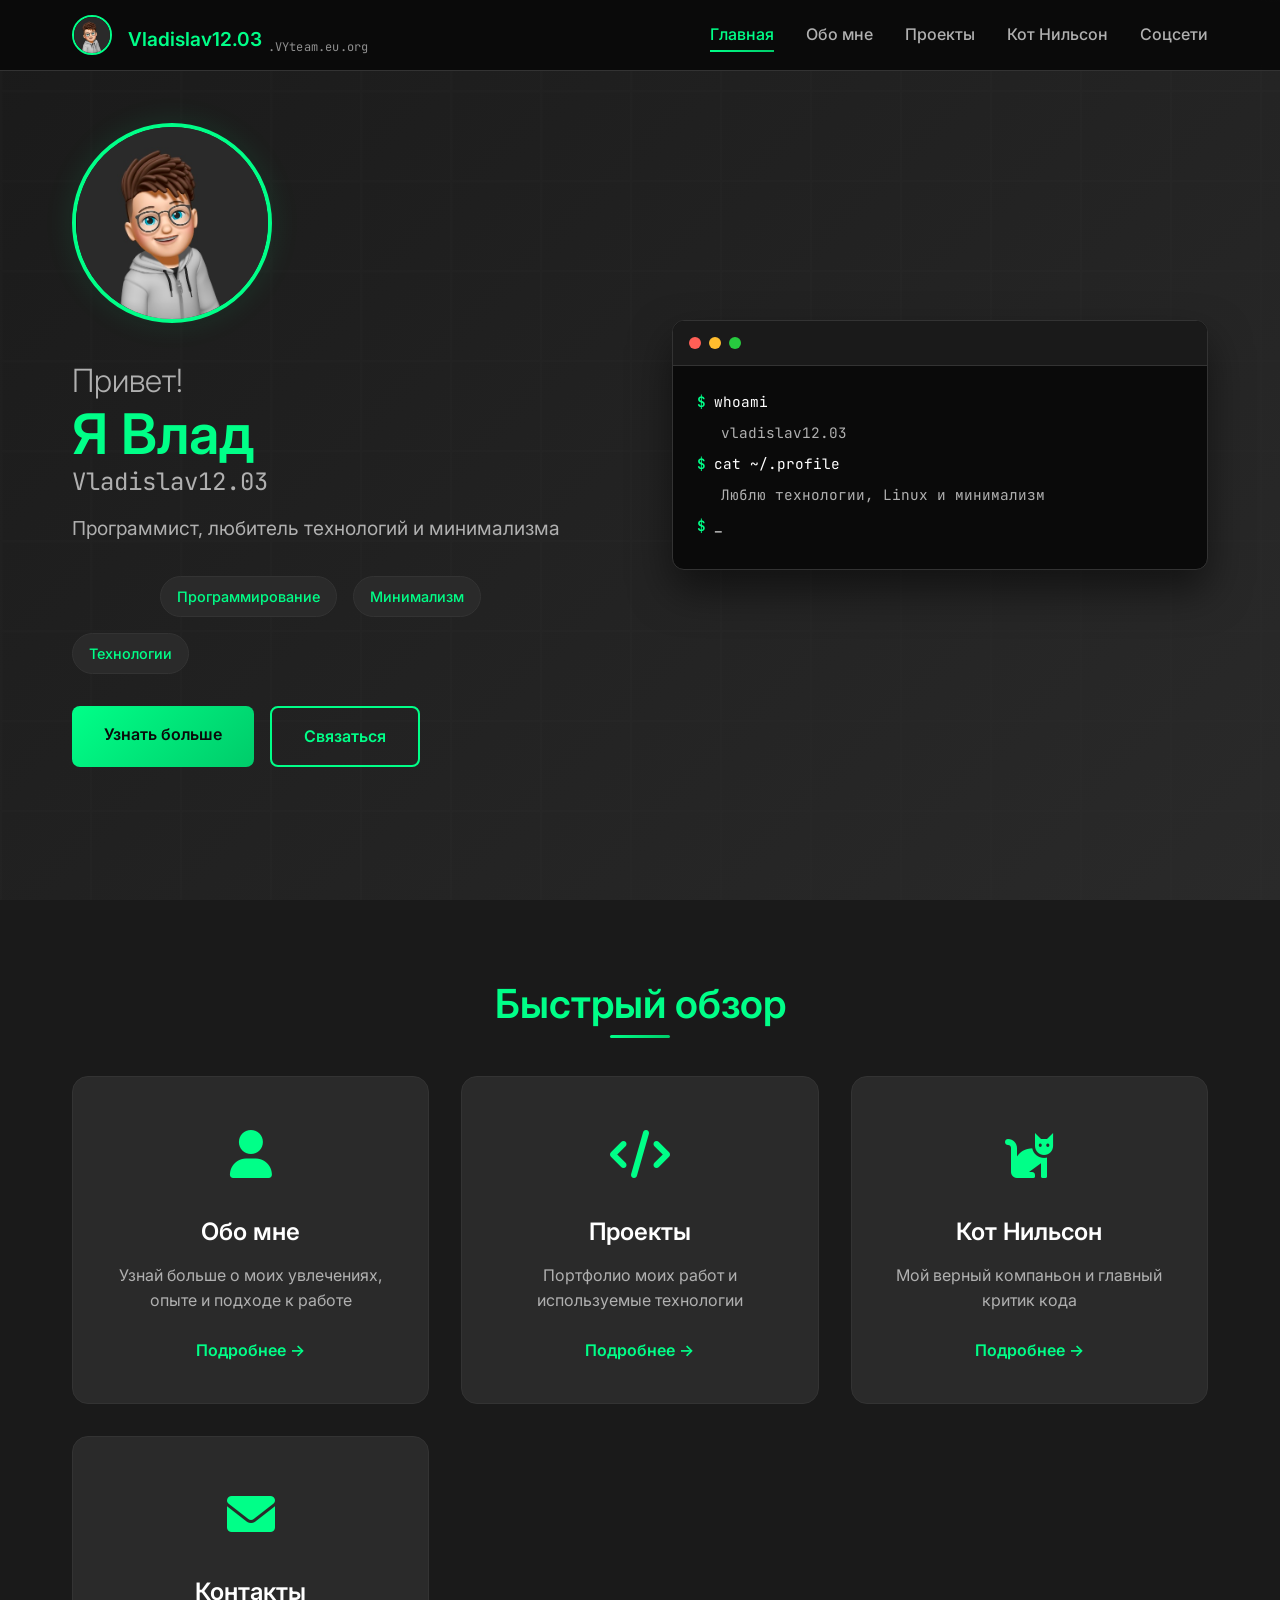
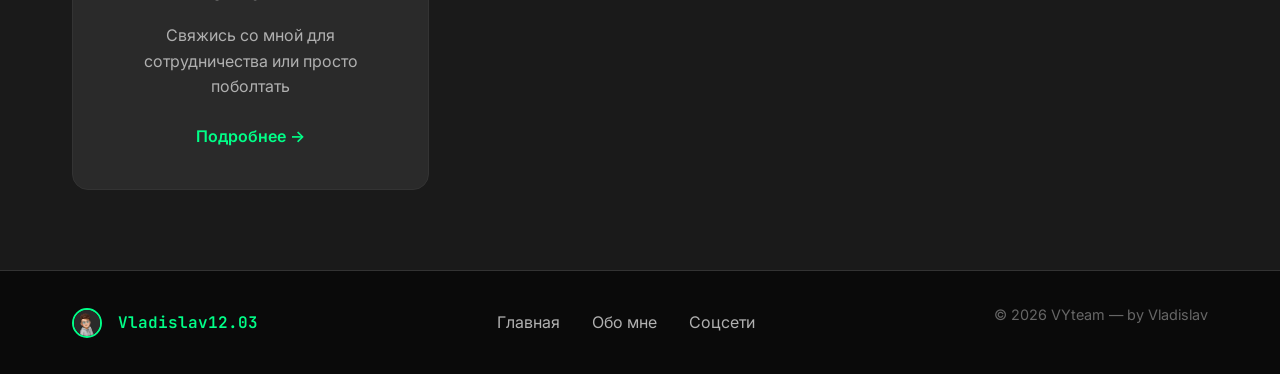
<file: index.html>
<!DOCTYPE html>
<html lang="ru">
<head>
    <meta charset="UTF-8">
    <meta name="viewport" content="width=device-width, initial-scale=1.0">
    <title data-page-title="Главная"></title>
    <link rel="stylesheet" href="styles.css">
    <link href="https://fonts.googleapis.com/css2?family=JetBrains+Mono:wght@300;400;600&family=Inter:wght@300;400;500;600&display=swap" rel="stylesheet">
    <link rel="stylesheet" href="https://cdnjs.cloudflare.com/ajax/libs/font-awesome/6.0.0/css/all.min.css">
</head>
<body>
    <!-- Навигация -->
    <nav class="navbar">
        <div class="nav-container">
            <div class="nav-logo">
                <img src="images/IMG_7332.jpeg" alt="Avatar" class="avatar">
                <span class="logo-stack"><span class="logo-text nickname"></span><span class="logo-sub site-name"></span></span>
            </div>
            <ul class="nav-menu">
                <li><a href="/" class="nav-link active">Главная</a></li>
                <li><a href="about" class="nav-link">Обо мне</a></li>
                <li class="is-hidden-tab"><a href="tech" class="nav-link">Техника</a></li>
                <li><a href="projects" class="nav-link">Проекты</a></li>
                <li><a href="cat" class="nav-link">Кот Нильсон</a></li>
                <li class="is-hidden-tab"><a href="lifestyle" class="nav-link">Стиль жизни</a></li>
                <li><a href="socials" class="nav-link">Соцсети</a></li>
            </ul>
            <div class="hamburger">
                <span class="bar"></span>
                <span class="bar"></span>
                <span class="bar"></span>
            </div>
        </div>
    </nav>

    <!-- Главная секция -->
    <section id="home" class="hero">
        <div class="hero-container">
            <div class="hero-content">
            <div class="hero-avatar">
                    <img src="images/IMG_7332.jpeg" alt="Avatar" class="main-avatar">
                </div>
                <h1 class="hero-title">
                    <span class="greeting">Привет!</span>
                    <span class="name">Я Влад</span>
                    <span class="alias nickname"></span>
                </h1>
                <p class="hero-subtitle">Программист, любитель технологий и минимализма</p>
                <div class="hero-tags">
                    <span class="tag">Linux</span>
                    <span class="tag">Программирование</span>
                    <span class="tag">Минимализм</span>
                    <span class="tag">Технологии</span>
                </div>
                <div class="hero-cta">
                    <a href="/about" class="btn btn-primary">Узнать больше</a>
                    <a href="/socials" class="btn btn-secondary">Связаться</a>
                </div>
            </div>
            <div class="hero-visual">
                <div class="terminal-window">
                    <div class="terminal-header">
                        <span class="terminal-btn red"></span>
                        <span class="terminal-btn yellow"></span>
                        <span class="terminal-btn green"></span>
                    </div>
                    <div class="terminal-content">
                        <div class="terminal-line">
                            <span class="prompt">$</span>
                            <span class="command">whoami</span>
                        </div>
                        <div class="terminal-line">
                            <span class="output">vladislav12.03</span>
                        </div>
                        <div class="terminal-line">
                            <span class="prompt">$</span>
                            <span class="command">cat ~/.profile</span>
                        </div>
                        <div class="terminal-line">
                            <span class="output">Люблю технологии, Linux и минимализм</span>
                        </div>
                        <div class="terminal-line">
                            <span class="prompt">$</span>
                            <span class="command">_</span>
                        </div>
                    </div>
                </div>
            </div>
        </div>
    </section>

    <!-- Краткая информация -->
    <section class="quick-info">
        <div class="container">
            <h2 class="section-title">Быстрый обзор</h2>
            <div class="quick-grid">
                <div class="quick-item">
                    <div class="quick-icon">
                        <i class="fas fa-user"></i>
                    </div>
                    <h3>Обо мне</h3>
                    <p>Узнай больше о моих увлечениях, опыте и подходе к работе</p>
                    <a href="/about" class="quick-link">Подробнее →</a>
                </div>
                <div class="quick-item is-hidden-tab">
                    <div class="quick-icon">
                        <i class="fas fa-laptop"></i>
                    </div>
                    <h3>Моя техника</h3>
                    <p>Обзор моего рабочего оборудования и настройки</p>
                    <a href="/tech" class="quick-link">Подробнее →</a>
                </div>
                <div class="quick-item">
                    <div class="quick-icon">
                        <i class="fas fa-code"></i>
                    </div>
                    <h3>Проекты</h3>
                    <p>Портфолио моих работ и используемые технологии</p>
                    <a href="/projects" class="quick-link">Подробнее →</a>
                </div>
                <div class="quick-item">
                    <div class="quick-icon">
                        <i class="fas fa-cat"></i>
                    </div>
                    <h3>Кот Нильсон</h3>
                    <p>Мой верный компаньон и главный критик кода</p>
                    <a href="/cat" class="quick-link">Подробнее →</a>
                </div>
                <div class="quick-item is-hidden-tab">
                    <div class="quick-icon">
                        <i class="fas fa-music"></i>
                    </div>
                    <h3>Стиль жизни</h3>
                    <p>Музыка, чай, ночное настроение и любимые вещи</p>
                    <a href="/lifestyle" class="quick-link">Подробнее →</a>
                </div>
                <div class="quick-item">
                    <div class="quick-icon">
                        <i class="fas fa-envelope"></i>
                    </div>
                    <h3>Контакты</h3>
                    <p>Свяжись со мной для сотрудничества или просто поболтать</p>
                    <a href="/nfc" class="quick-link">Подробнее →</a>
                </div>
            </div>
        </div>
    </section>

    <!-- Подвал -->
    <footer class="footer">
        <div class="container">
            <div class="footer-content">
                <div class="footer-logo">
                    <img src="images/IMG_7332.jpeg" alt="Avatar" class="footer-avatar">
                    <span class="footer-text nickname"></span>
                </div>
                <div class="footer-links">
                    <a href="/">Главная</a>
                    <a href="/about">Обо мне</a>
                    <a href="/socials">Соцсети</a>
                </div>
                <div class="footer-copyright">
                    <p class="copyright-text"></p>
                </div>
            </div>
        </div>
    </footer>

    <script src="script.js"></script>
</body>
</html>
</file>
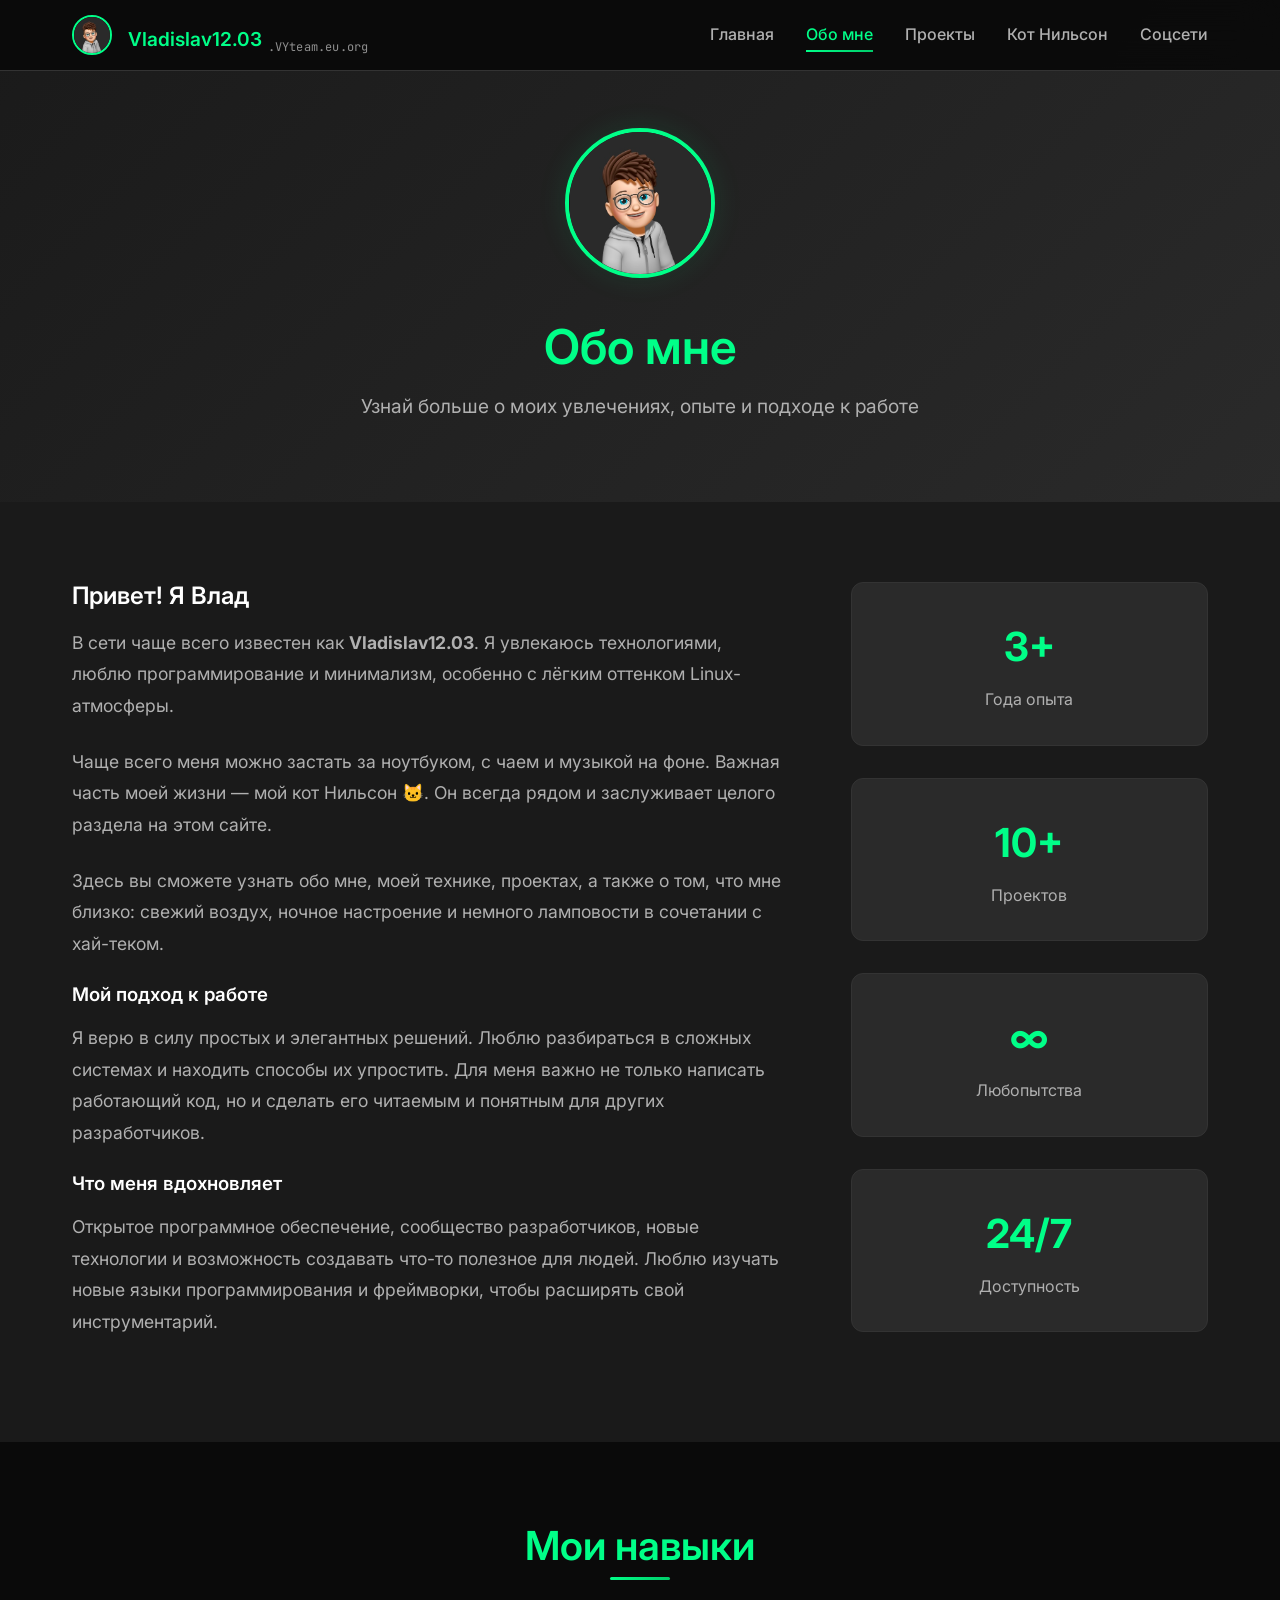
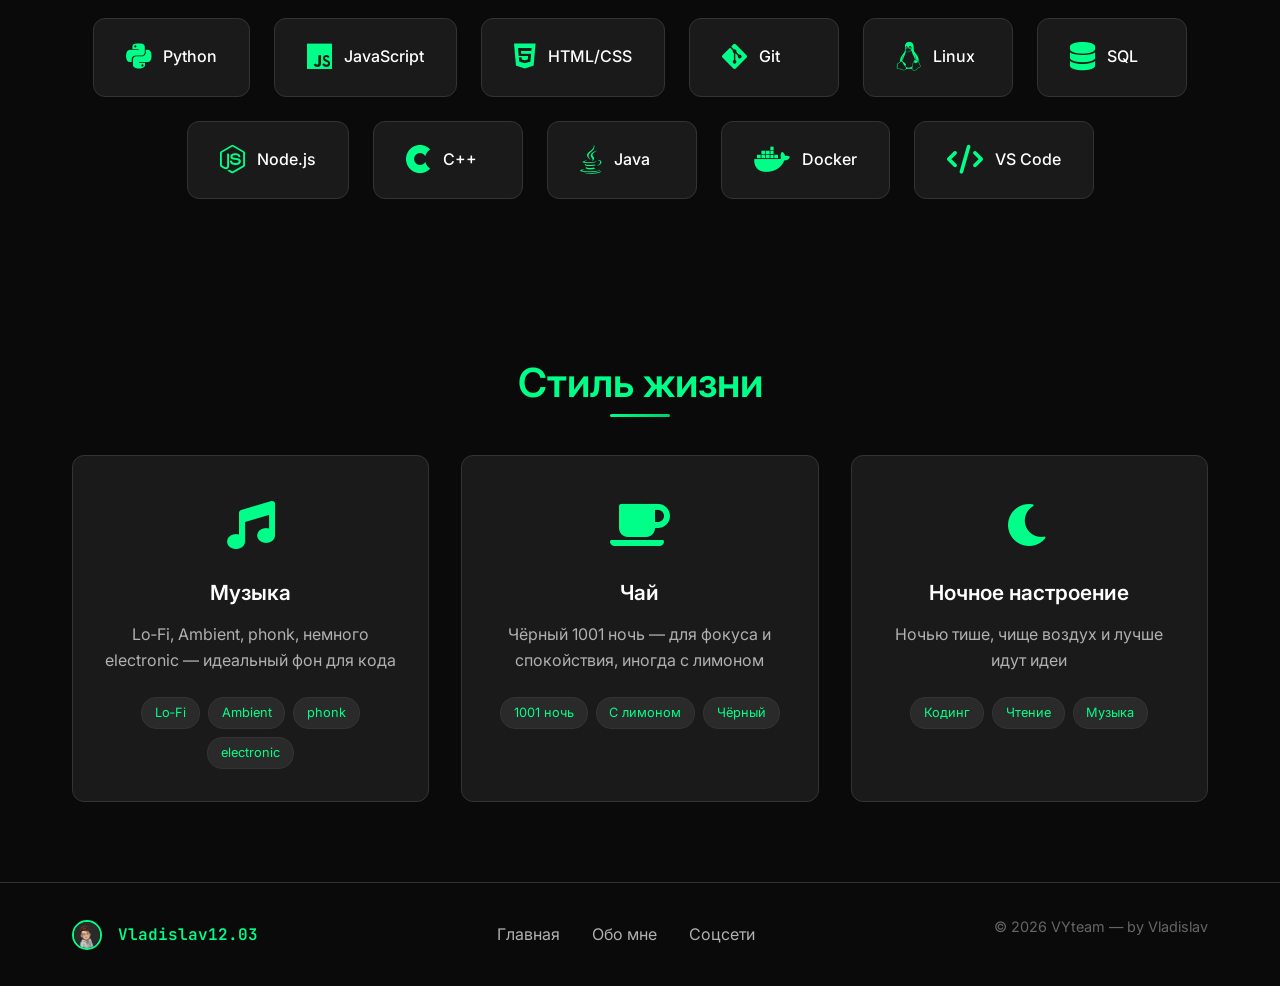
<file: about/index.html>
<!DOCTYPE html>
<html lang="ru">
<head>
    <meta charset="UTF-8">
    <meta name="viewport" content="width=device-width, initial-scale=1.0">
    <title data-page-title="Обо мне"></title>
    <link rel="stylesheet" href="../styles.css">
    <link href="https://fonts.googleapis.com/css2?family=JetBrains+Mono:wght@300;400;600&family=Inter:wght@300;400;500;600&display=swap" rel="stylesheet">
    <link rel="stylesheet" href="https://cdnjs.cloudflare.com/ajax/libs/font-awesome/6.0.0/css/all.min.css">
</head>
<body>
    <!-- Навигация -->
    <nav class="navbar">
        <div class="nav-container">
            <div class="nav-logo">
                <img src="../images/IMG_7332.jpeg" alt="Avatar" class="avatar">
                <span class="logo-stack"><span class="logo-text nickname"></span><span class="logo-sub site-name"></span></span>
            </div>
            <ul class="nav-menu">
                <li><a href="../" class="nav-link">Главная</a></li>
                <li><a href="../about" class="nav-link active">Обо мне</a></li>
                <li class="is-hidden-tab"><a href="../tech" class="nav-link">Техника</a></li>
                <li><a href="../projects" class="nav-link">Проекты</a></li>
                <li><a href="../cat" class="nav-link">Кот Нильсон</a></li>
                <li class="is-hidden-tab"><a href="../lifestyle" class="nav-link">Стиль жизни</a></li>
                <li><a href="../socials" class="nav-link">Соцсети</a></li>
            </ul>
            <div class="hamburger">
                <span class="bar"></span>
                <span class="bar"></span>
                <span class="bar"></span>
            </div>
        </div>
    </nav>

    <!-- Заголовок страницы -->
    <section class="page-header">
        <div class="container">
            <div class="header-content">
                <div class="header-avatar">
                    <img src="../images/IMG_7332.jpeg" alt="Avatar" class="page-avatar">
                </div>
                <div class="header-text">
                    <h1 class="page-title">Обо мне</h1>
                    <p class="page-subtitle">Узнай больше о моих увлечениях, опыте и подходе к работе</p>
                </div>
            </div>
        </div>
    </section>

    <!-- Основной контент -->
    <section class="about-main">
        <div class="container">
            <div class="about-content">
                <div class="about-text">
                    <h2>Привет! Я Влад</h2>
                    <p class="about-description">
                        В сети чаще всего известен как <strong class="nickname"></strong>. 
                        Я увлекаюсь технологиями, люблю программирование и минимализм, особенно с лёгким 
                        оттенком Linux-атмосферы.
                    </p>
                    <p class="about-description">
                        Чаще всего меня можно застать за ноутбуком, с чаем и музыкой на фоне. 
                        Важная часть моей жизни — мой кот Нильсон 🐱. Он всегда рядом и заслуживает 
                        целого раздела на этом сайте.
                    </p>
                    <p class="about-description">
                        Здесь вы сможете узнать обо мне, моей технике, проектах, а также о том, 
                        что мне близко: свежий воздух, ночное настроение и немного ламповости 
                        в сочетании с хай-теком.
                    </p>
                    
                    <h3>Мой подход к работе</h3>
                    <p class="about-description">
                        Я верю в силу простых и элегантных решений. Люблю разбираться в сложных системах 
                        и находить способы их упростить. Для меня важно не только написать работающий код, 
                        но и сделать его читаемым и понятным для других разработчиков.
                    </p>
                    
                    <h3>Что меня вдохновляет</h3>
                    <p class="about-description">
                        Открытое программное обеспечение, сообщество разработчиков, новые технологии 
                        и возможность создавать что-то полезное для людей. Люблю изучать новые языки 
                        программирования и фреймворки, чтобы расширять свой инструментарий.
                    </p>
                </div>
                <div class="about-stats">
                    <div class="stat-item">
                        <div class="stat-number">3+</div>
                        <div class="stat-label">Года опыта</div>
                    </div>
                    <div class="stat-item">
                        <div class="stat-number">10+</div>
                        <div class="stat-label">Проектов</div>
                    </div>
                    <div class="stat-item">
                        <div class="stat-number">∞</div>
                        <div class="stat-label">Любопытства</div>
                    </div>
                    <div class="stat-item">
                        <div class="stat-number">24/7</div>
                        <div class="stat-label">Доступность</div>
                    </div>
                </div>
            </div>
        </div>
    </section>

    <!-- Навыки -->
    <section class="skills">
        <div class="container">
            <h2 class="section-title">Мои навыки</h2>
            <div class="skills-tags">
                <div class="skill-tag-card">
                    <i class="fab fa-python"></i>
                    <span>Python</span>
                </div>
                <div class="skill-tag-card">
                    <i class="fab fa-js"></i>
                    <span>JavaScript</span>
                </div>
                <div class="skill-tag-card">
                    <i class="fab fa-html5"></i>
                    <span>HTML/CSS</span>
                </div>
                <div class="skill-tag-card">
                    <i class="fab fa-git-alt"></i>
                    <span>Git</span>
                </div>
                <div class="skill-tag-card">
                    <i class="fab fa-linux"></i>
                    <span>Linux</span>
                </div>
                <div class="skill-tag-card">
                    <i class="fas fa-database"></i>
                    <span>SQL</span>
                </div>
                <div class="skill-tag-card">
                    <i class="fab fa-node-js"></i>
                    <span>Node.js</span>
                </div>
                <div class="skill-tag-card">
                    <i class="fab fa-cuttlefish"></i>
                    <span>C++</span>
                </div>
                <div class="skill-tag-card">
                    <i class="fab fa-java"></i>
                    <span>Java</span>
                </div>
                <div class="skill-tag-card">
                    <i class="fab fa-docker"></i>
                    <span>Docker</span>
                </div>
                <div class="skill-tag-card">
                    <i class="fas fa-code"></i>
                    <span>VS Code</span>
                </div>
            </div>
        </div>
    </section>

    <!-- Стиль жизни -->
    <section class="lifestyle">
        <div class="container">
            <h2 class="section-title">Стиль жизни</h2>
            <div class="lifestyle-grid">
                <div class="lifestyle-item">
                    <div class="lifestyle-icon"><i class="fas fa-music"></i></div>
                    <h3 class="lifestyle-title">Музыка</h3>
                    <p class="lifestyle-description">Lo‑Fi, Ambient, phonk, немного electronic — идеальный фон для кода</p>
                    <div class="music-tags">
                        <span class="music-tag">Lo‑Fi</span>
                        <span class="music-tag">Ambient</span>
                        <span class="music-tag">phonk</span>
                        <span class="music-tag">electronic</span>
                    </div>
                </div>
                <div class="lifestyle-item">
                    <div class="lifestyle-icon"><i class="fas fa-coffee"></i></div>
                    <h3 class="lifestyle-title">Чай</h3>
                    <p class="lifestyle-description">Чёрный 1001 ночь — для фокуса и спокойствия, иногда с лимоном</p>
                    <div class="tea-types">
                        <span class="tea-tag">1001 ночь</span>
                        <span class="tea-tag">С лимоном</span>
                        <span class="tea-tag">Чёрный</span>
                    </div>
                </div>
                <div class="lifestyle-item">
                    <div class="lifestyle-icon"><i class="fas fa-moon"></i></div>
                    <h3 class="lifestyle-title">Ночное настроение</h3>
                    <p class="lifestyle-description">Ночью тише, чище воздух и лучше идут идеи</p>
                    <div class="night-activities">
                        <span class="activity-tag">Кодинг</span>
                        <span class="activity-tag">Чтение</span>
                        <span class="activity-tag">Музыка</span>
                    </div>
                </div>
            </div>
        </div>
    </section>

    <!-- Подвал -->
    <footer class="footer">
        <div class="container">
            <div class="footer-content">
                <div class="footer-logo">
                    <img src="../images/IMG_7332.jpeg" alt="Avatar" class="footer-avatar">
                    <span class="footer-text nickname"></span>
                </div>
                <div class="footer-links">
                    <a href="../">Главная</a>
                    <a href="../about">Обо мне</a>
                    <a href="../socials">Соцсети</a>
                </div>
                <div class="footer-copyright">
                    <p class="copyright-text"></p>
                </div>
            </div>
        </div>
    </footer>

    <script src="../script.js"></script>
</body>
</html>
</file>
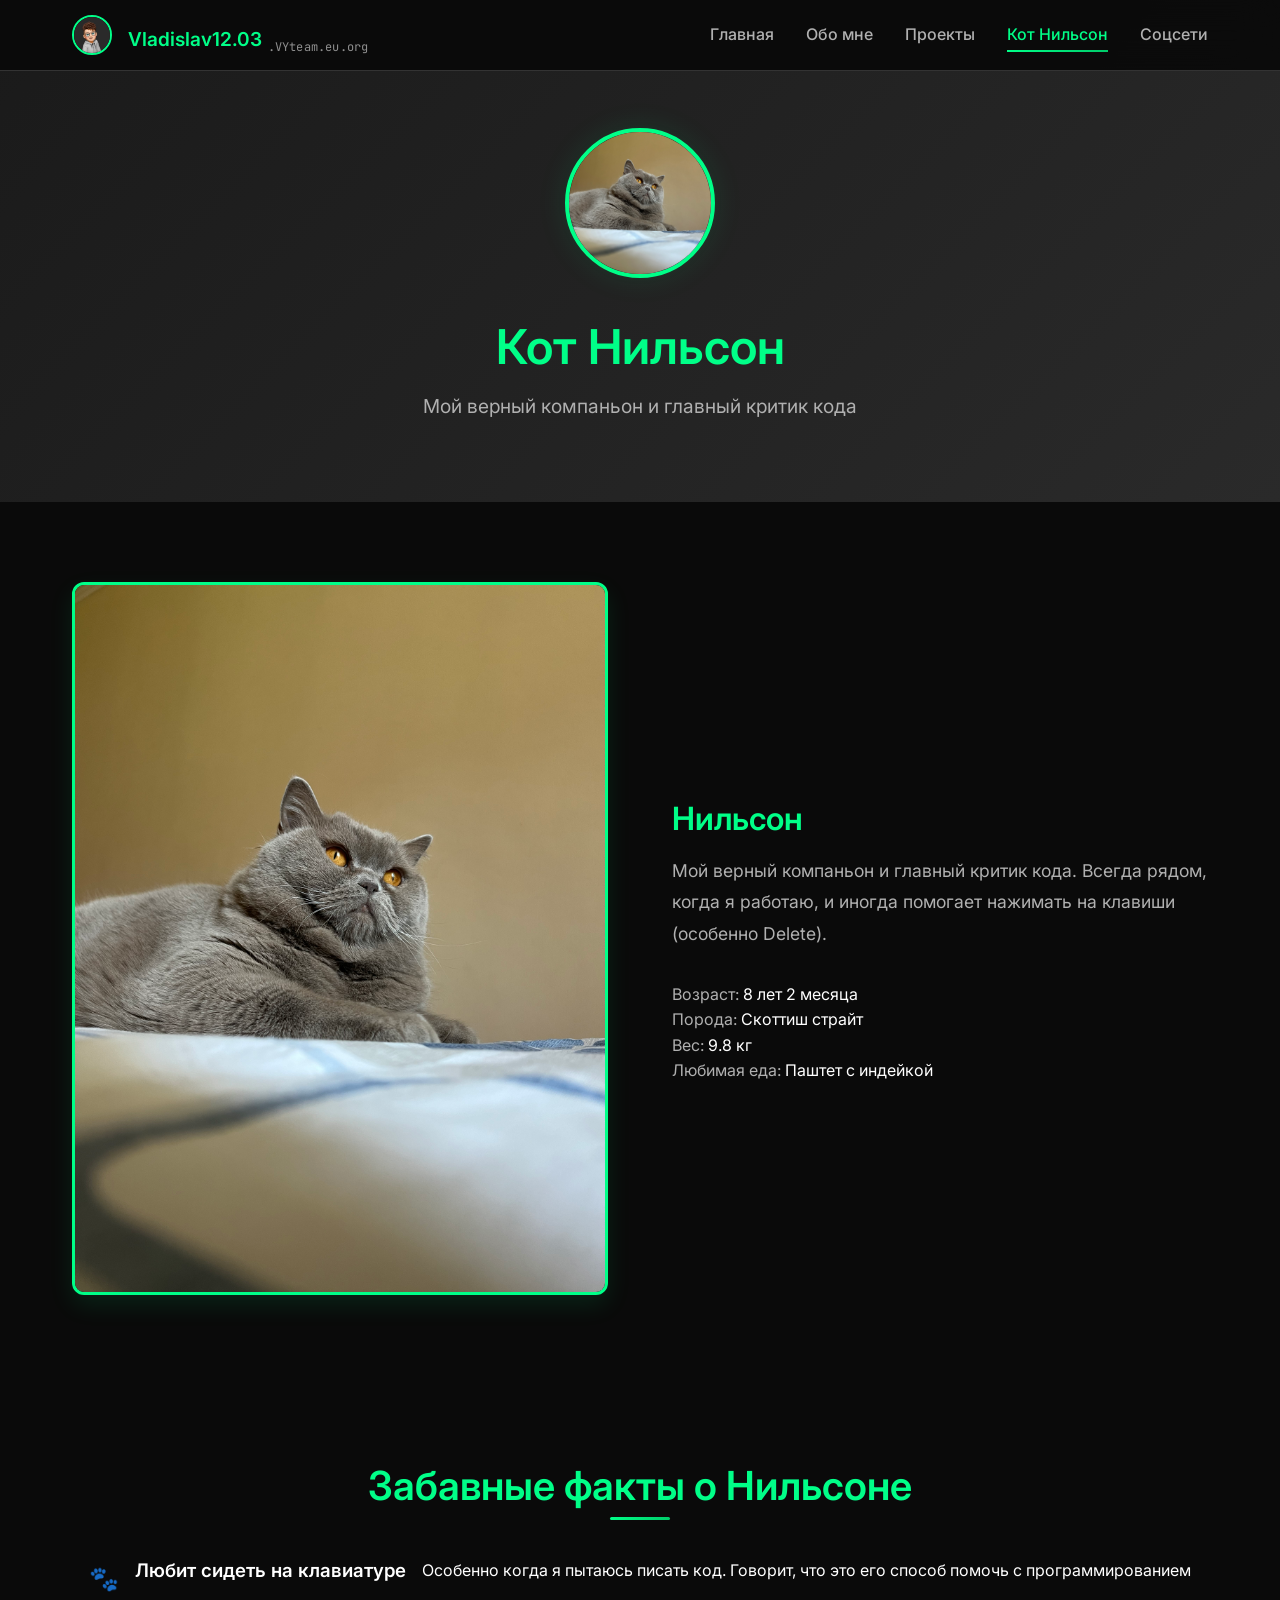
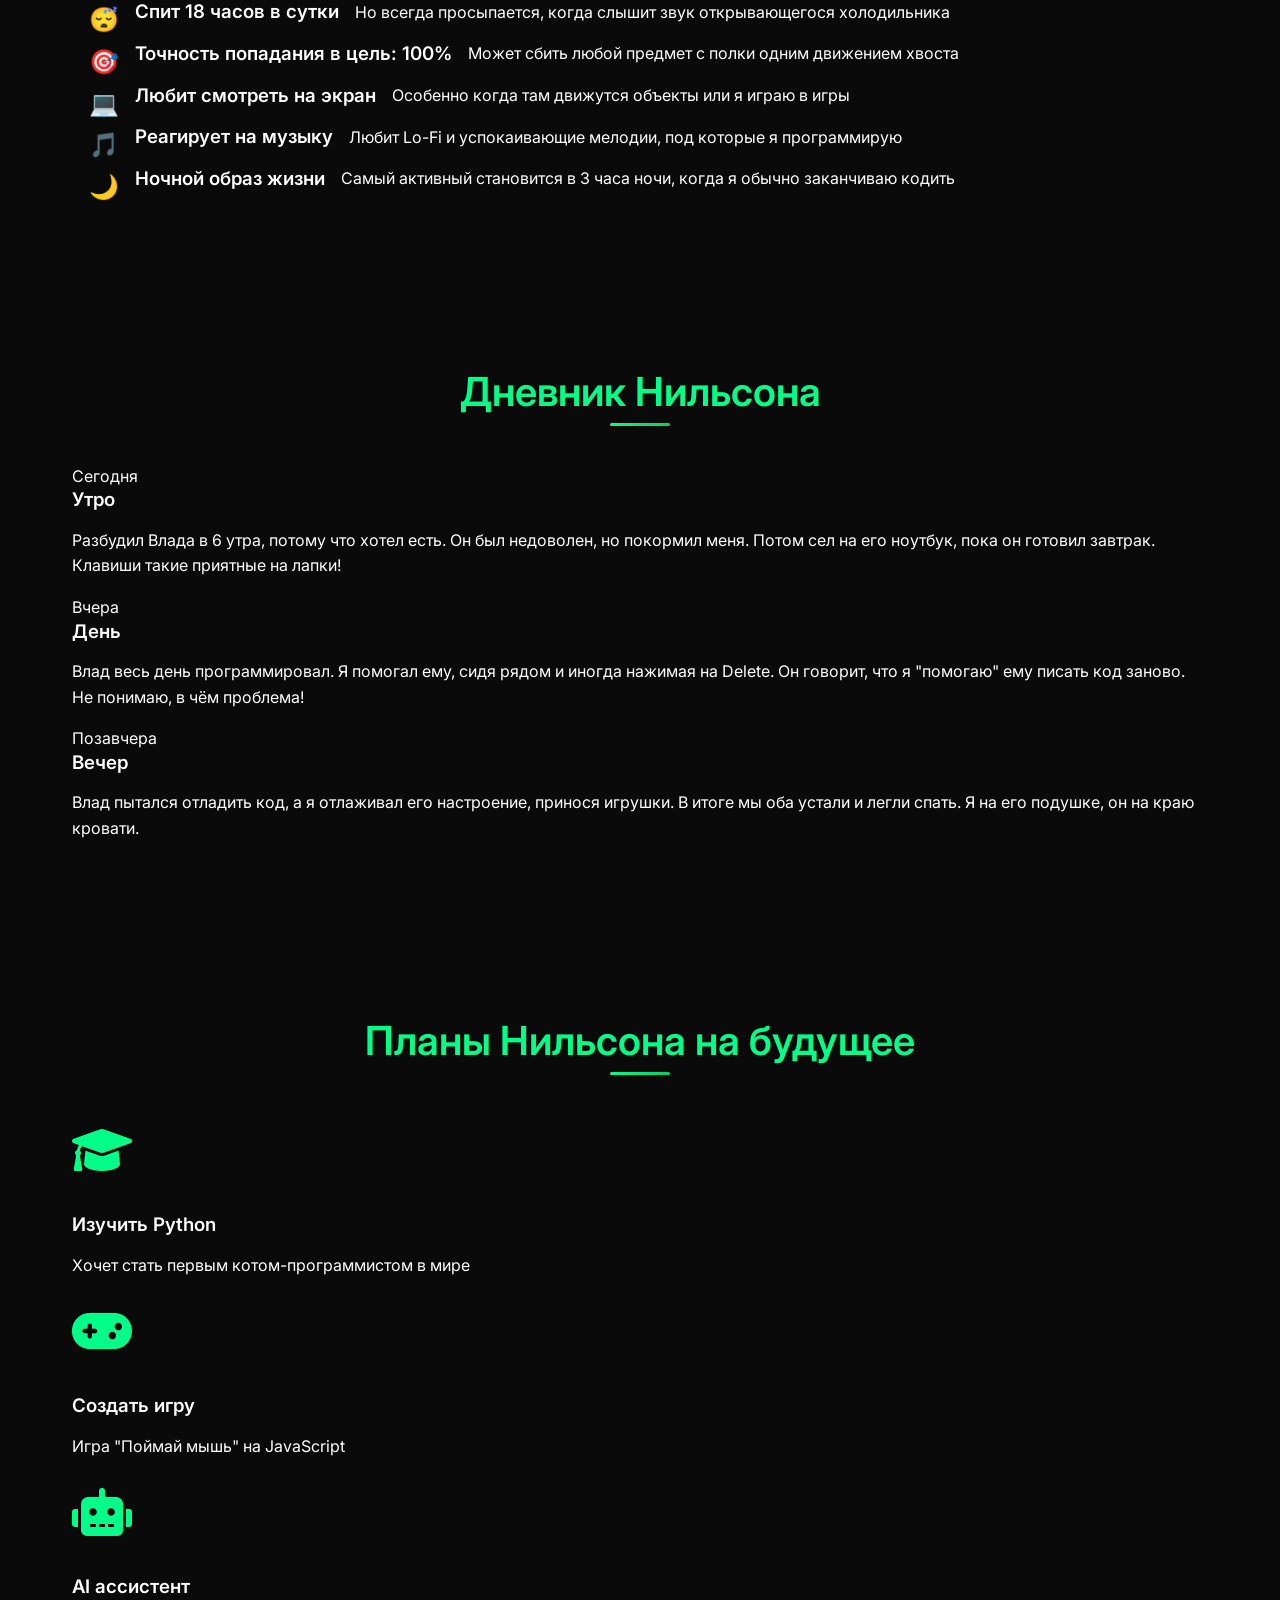
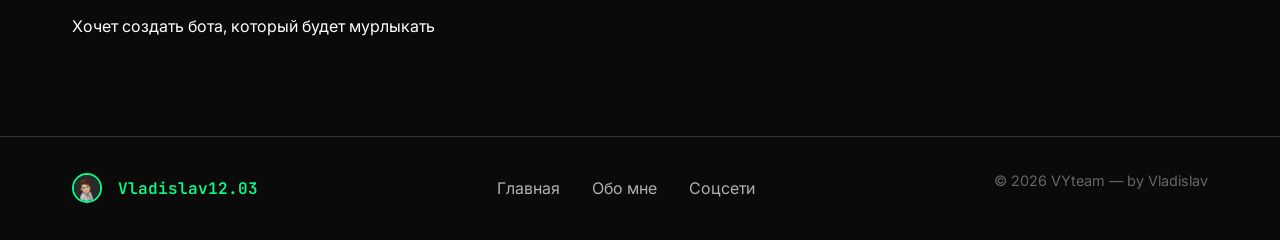
<file: cat/index.html>
<!DOCTYPE html>
<html lang="ru">
<head>
    <meta charset="UTF-8">
    <meta name="viewport" content="width=device-width, initial-scale=1.0">
    <title data-page-title="Кот Нильсон"></title>
    <link rel="stylesheet" href="../styles.css">
    <link href="https://fonts.googleapis.com/css2?family=JetBrains+Mono:wght@300;400;600&family=Inter:wght@300;400;500;600&display=swap" rel="stylesheet">
    <link rel="stylesheet" href="https://cdnjs.cloudflare.com/ajax/libs/font-awesome/6.0.0/css/all.min.css">
</head>
<body>
    <!-- Навигация -->
    <nav class="navbar">
        <div class="nav-container">
            <div class="nav-logo">
                <img src="../images/IMG_7332.jpeg" alt="Avatar" class="avatar">
                <span class="logo-stack"><span class="logo-text nickname"></span><span class="logo-sub site-name"></span></span>
            </div>
            <ul class="nav-menu">
                <li><a href="../" class="nav-link">Главная</a></li>
                <li><a href="../about" class="nav-link">Обо мне</a></li>
                <li class="is-hidden-tab"><a href="../tech" class="nav-link">Техника</a></li>
                <li><a href="../projects" class="nav-link">Проекты</a></li>
                <li><a href="../cat" class="nav-link active">Кот Нильсон</a></li>
                <li class="is-hidden-tab"><a href="../lifestyle" class="nav-link">Стиль жизни</a></li>
                <li><a href="../socials" class="nav-link">Соцсети</a></li>
            </ul>
            <div class="hamburger">
                <span class="bar"></span>
                <span class="bar"></span>
                <span class="bar"></span>
            </div>
        </div>
    </nav>

    <!-- Заголовок страницы -->
    <section class="page-header">
        <div class="container">
            <div class="header-content">
                <div class="header-avatar">
                    <img src="../images/IMG_3255.jpeg" alt="Кот Нильсон" class="page-avatar">
                </div>
                <div class="header-text">
                    <h1 class="page-title">Кот Нильсон</h1>
                    <p class="page-subtitle">Мой верный компаньон и главный критик кода</p>
                </div>
            </div>
        </div>
    </section>

    <!-- Основная информация о коте -->
    <section class="cat-main">
        <div class="container">
            <div class="cat-content">
                <div class="cat-image">
                    <img src="../images/IMG_3255.jpeg" alt="Кот Нильсон" class="cat-photo">
                </div>
                <div class="cat-info">
                    <h2 class="cat-name">Нильсон</h2>
                    <p class="cat-description">
                        Мой верный компаньон и главный критик кода. Всегда рядом, когда я работаю, 
                        и иногда помогает нажимать на клавиши (особенно Delete).
                    </p>
                    <div class="cat-stats">
                        <div class="cat-stat">
                            <span class="stat-label">Возраст:</span>
                            <span class="stat-value" id="cat-age" data-birth="2018-10-20">—</span>
                        </div>
                        <div class="cat-stat">
                            <span class="stat-label">Порода:</span>
                            <span class="stat-value">Скоттиш страйт</span>
                        </div>
                        <div class="cat-stat">
                            <span class="stat-label">Вес:</span>
                            <span class="stat-value">9.8 кг</span>
                        </div>
                        <div class="cat-stat">
                            <span class="stat-label">Любимая еда:</span>
                            <span class="stat-value">Паштет с индейкой</span>
                        </div>
                    </div>
                </div>
            </div>
        </div>
    </section>

    <!-- Забавные факты -->
    <section class="cat-facts">
        <div class="container">
            <h2 class="section-title">Забавные факты о Нильсоне</h2>
            <div class="facts-grid">
                <div class="fact-item">
                    <div class="fact-icon">
                        <span>🐾</span>
                    </div>
                    <h3>Любит сидеть на клавиатуре</h3>
                    <p>Особенно когда я пытаюсь писать код. Говорит, что это его способ помочь с программированием</p>
                </div>
                
                <div class="fact-item">
                    <div class="fact-icon">
                        <span>😴</span>
                    </div>
                    <h3>Спит 18 часов в сутки</h3>
                    <p>Но всегда просыпается, когда слышит звук открывающегося холодильника</p>
                </div>
                
                <div class="fact-item">
                    <div class="fact-icon">
                        <span>🎯</span>
                    </div>
                    <h3>Точность попадания в цель: 100%</h3>
                    <p>Может сбить любой предмет с полки одним движением хвоста</p>
                </div>
                
                <div class="fact-item">
                    <div class="fact-icon">
                        <span>💻</span>
                    </div>
                    <h3>Любит смотреть на экран</h3>
                    <p>Особенно когда там движутся объекты или я играю в игры</p>
                </div>
                
                <div class="fact-item">
                    <div class="fact-icon">
                        <span>🎵</span>
                    </div>
                    <h3>Реагирует на музыку</h3>
                    <p>Любит Lo-Fi и успокаивающие мелодии, под которые я программирую</p>
                </div>
                
                <div class="fact-item">
                    <div class="fact-icon">
                        <span>🌙</span>
                    </div>
                    <h3>Ночной образ жизни</h3>
                    <p>Самый активный становится в 3 часа ночи, когда я обычно заканчиваю кодить</p>
                </div>
            </div>
        </div>
    </section>

    <!-- Дневник кота -->
    <section class="cat-diary">
        <div class="container">
            <h2 class="section-title">Дневник Нильсона</h2>
            <div class="diary-entries">
                <div class="diary-entry">
                    <div class="entry-date">Сегодня</div>
                    <div class="entry-content">
                        <h3>Утро</h3>
                        <p>Разбудил Влада в 6 утра, потому что хотел есть. Он был недоволен, но покормил меня. 
                        Потом сел на его ноутбук, пока он готовил завтрак. Клавиши такие приятные на лапки!</p>
                    </div>
                </div>
                
                <div class="diary-entry">
                    <div class="entry-date">Вчера</div>
                    <div class="entry-content">
                        <h3>День</h3>
                        <p>Влад весь день программировал. Я помогал ему, сидя рядом и иногда нажимая на Delete. 
                        Он говорит, что я "помогаю" ему писать код заново. Не понимаю, в чём проблема!</p>
                    </div>
                </div>
                
                <div class="diary-entry">
                    <div class="entry-date">Позавчера</div>
                    <div class="entry-content">
                        <h3>Вечер</h3>
                        <p>Влад пытался отладить код, а я отлаживал его настроение, принося игрушки. 
                        В итоге мы оба устали и легли спать. Я на его подушке, он на краю кровати.</p>
                    </div>
                </div>
            </div>
        </div>
    </section>

    


    <!-- Планы на будущее -->
    <section class="cat-future">
        <div class="container">
            <h2 class="section-title">Планы Нильсона на будущее</h2>
            <div class="cat-plans-grid">
                <div class="cat-plan-item">
                    <div class="plan-icon">
                        <i class="fas fa-graduation-cap"></i>
                    </div>
                    <h3>Изучить Python</h3>
                    <p>Хочет стать первым котом-программистом в мире</p>
                </div>
                
                <div class="cat-plan-item">
                    <div class="plan-icon">
                        <i class="fas fa-gamepad"></i>
                    </div>
                    <h3>Создать игру</h3>
                    <p>Игра "Поймай мышь" на JavaScript</p>
                </div>
                
                <div class="cat-plan-item">
                    <div class="plan-icon">
                        <i class="fas fa-robot"></i>
                    </div>
                    <h3>AI ассистент</h3>
                    <p>Хочет создать бота, который будет мурлыкать</p>
                </div>
            </div>
        </div>
    </section>

    <!-- Подвал -->
    <footer class="footer">
        <div class="container">
            <div class="footer-content">
                <div class="footer-logo">
                    <img src="../images/IMG_7332.jpeg" alt="Avatar" class="footer-avatar">
                    <span class="footer-text nickname"></span>
                </div>
                <div class="footer-links">
                    <a href="../">Главная</a>
                    <a href="../about">Обо мне</a>
                    <a href="../socials">Соцсети</a>
                </div>
                <div class="footer-copyright">
                    <p class="copyright-text"></p>
                </div>
            </div>
        </div>
    </footer>

    <script src="../script.js"></script>
</body>
</html>
</file>
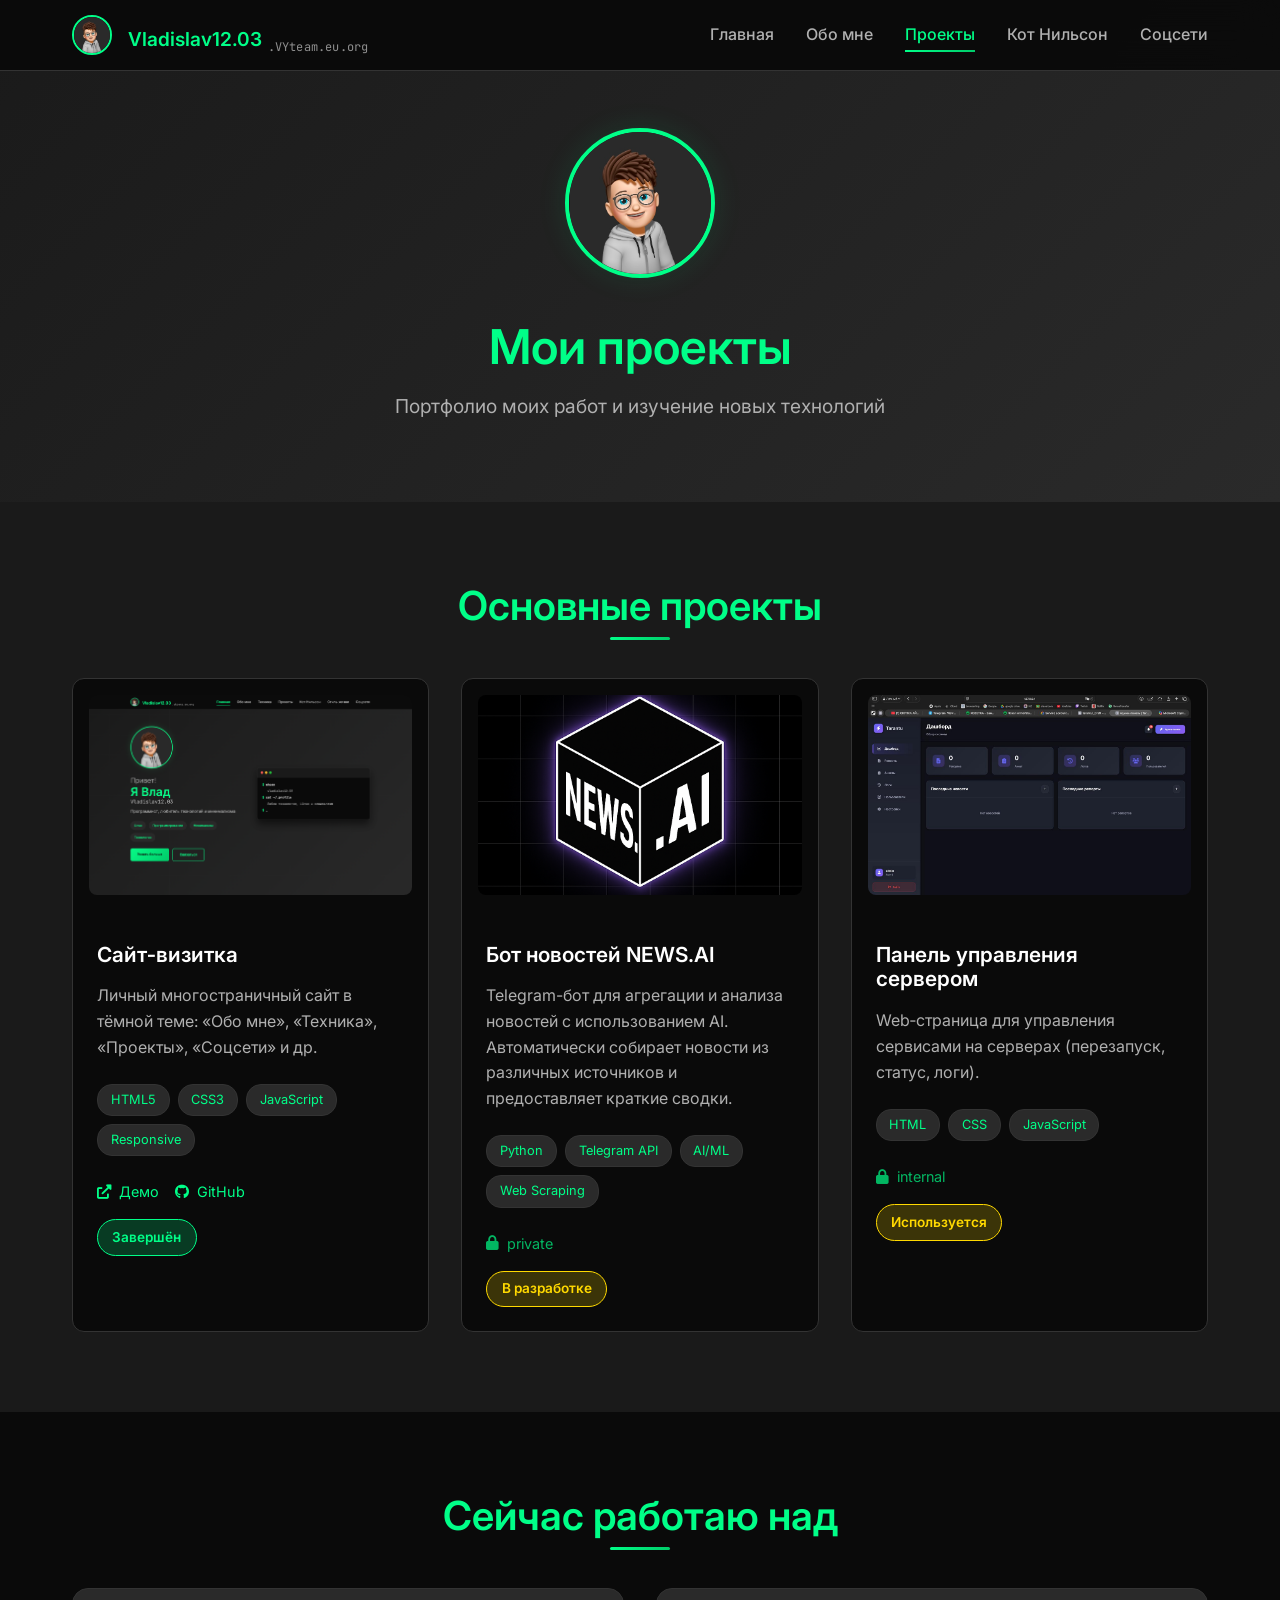
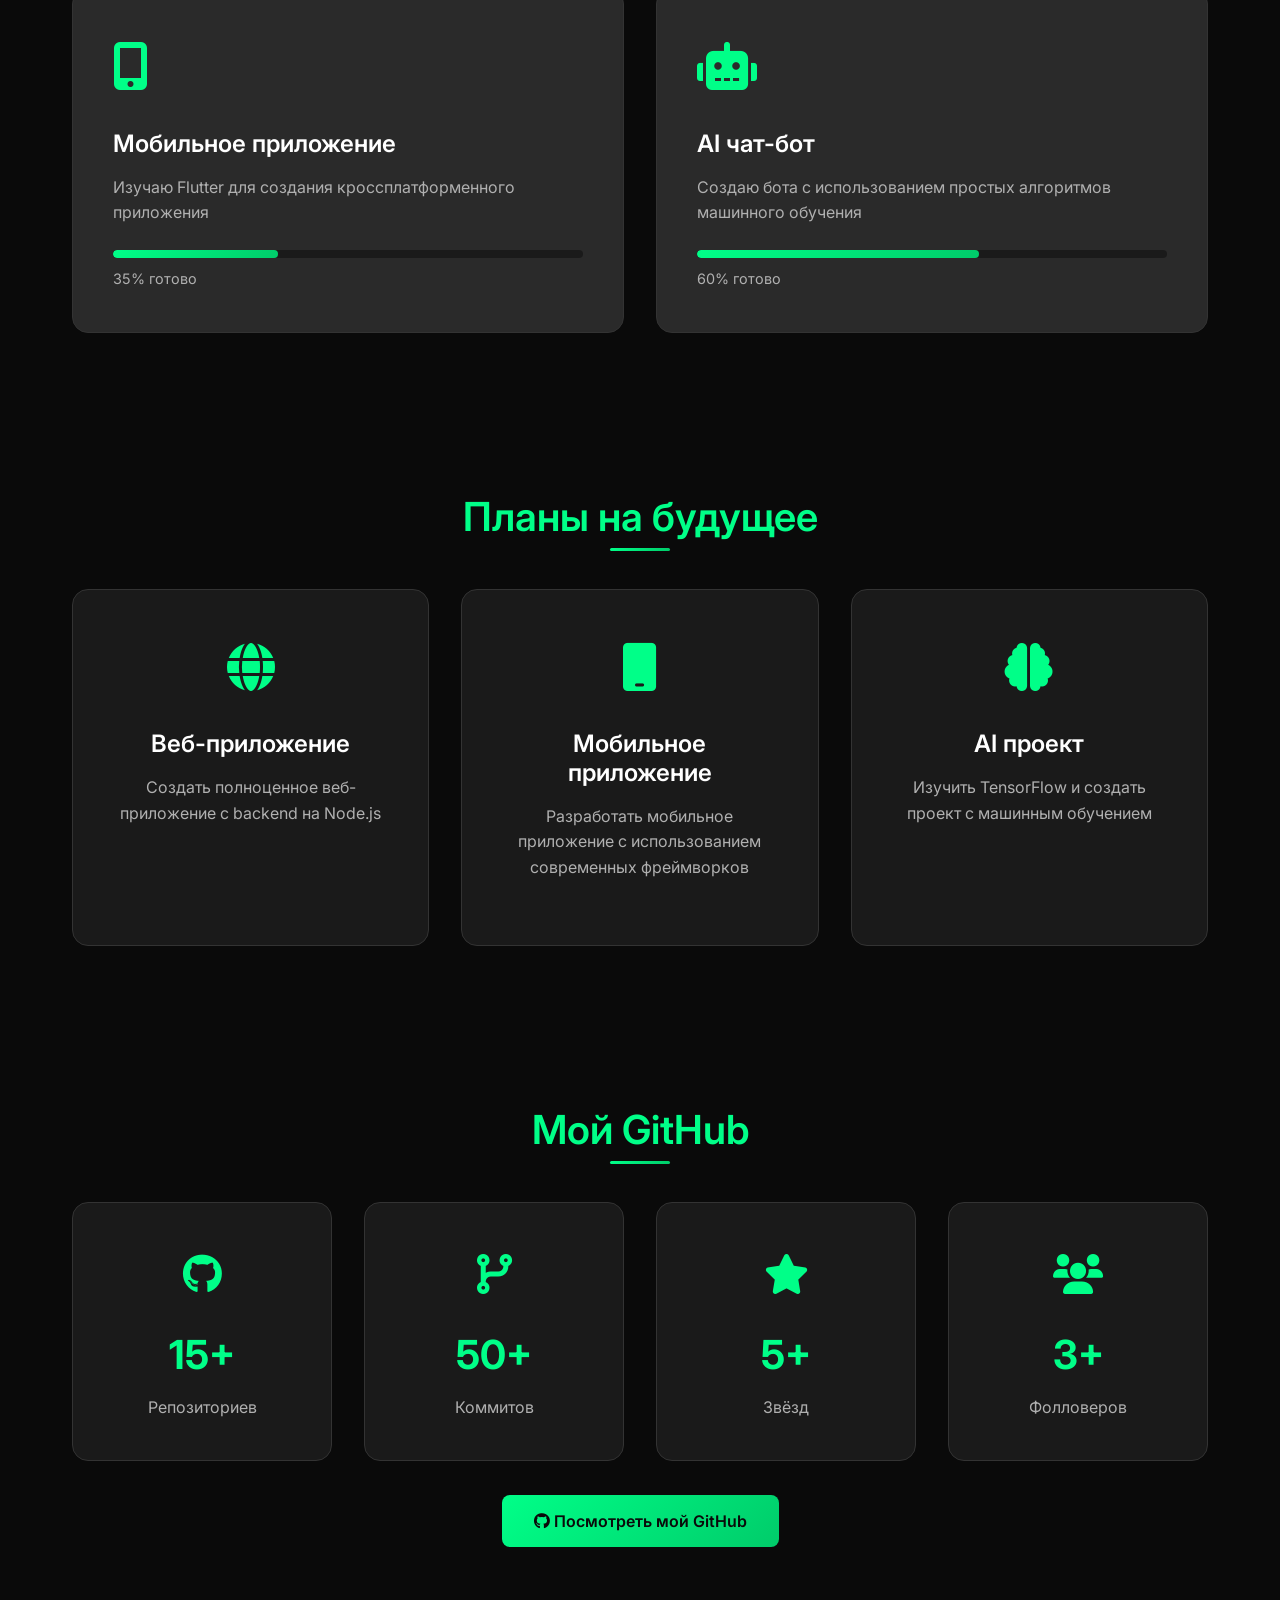
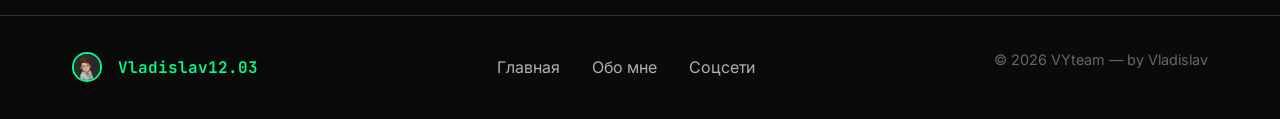
<file: projects/index.html>
<!DOCTYPE html>
<html lang="ru">
<head>
    <meta charset="UTF-8">
    <meta name="viewport" content="width=device-width, initial-scale=1.0">
    <title data-page-title="Мои проекты"></title>
    <link rel="stylesheet" href="../styles.css">
    <link href="https://fonts.googleapis.com/css2?family=JetBrains+Mono:wght@300;400;600&family=Inter:wght@300;400;500;600&display=swap" rel="stylesheet">
    <link rel="stylesheet" href="https://cdnjs.cloudflare.com/ajax/libs/font-awesome/6.0.0/css/all.min.css">
</head>
<body>
    <!-- Навигация -->
    <nav class="navbar">
        <div class="nav-container">
            <div class="nav-logo">
                <img src="../images/IMG_7332.jpeg" alt="Avatar" class="avatar">
                <span class="logo-stack"><span class="logo-text nickname"></span><span class="logo-sub site-name"></span></span>
            </div>
            <ul class="nav-menu">
                <li><a href="../" class="nav-link">Главная</a></li>
                <li><a href="../about" class="nav-link">Обо мне</a></li>
                <li class="is-hidden-tab"><a href="../tech" class="nav-link">Техника</a></li>
                <li><a href="../projects" class="nav-link active">Проекты</a></li>
                <li><a href="../cat" class="nav-link">Кот Нильсон</a></li>
                <li class="is-hidden-tab"><a href="../lifestyle" class="nav-link">Стиль жизни</a></li>
                <li><a href="../socials" class="nav-link">Соцсети</a></li>
            </ul>
            <div class="hamburger">
                <span class="bar"></span>
                <span class="bar"></span>
                <span class="bar"></span>
            </div>
        </div>
    </nav>

    <!-- Заголовок страницы -->
    <section class="page-header">
        <div class="container">
            <div class="header-content">
                <div class="header-avatar">
                    <img src="../images/IMG_7332.jpeg" alt="Avatar" class="page-avatar">
                </div>
                <div class="header-text">
                    <h1 class="page-title">Мои проекты</h1>
                    <p class="page-subtitle">Портфолио моих работ и изучение новых технологий</p>
                </div>
            </div>
        </div>
    </section>

    <!-- Основные проекты -->
    <section class="projects-main">
        <div class="container">
            <h2 class="section-title">Основные проекты</h2>
            <div class="projects-grid">
                <div class="project-item">
                    <div class="project-image">
                        <img src="../images/vizitka-primer.png" alt="Сайт-визитка">
                    </div>
                    <div class="project-content">
                        <h3 class="project-title">Сайт‑визитка</h3>
                        <p class="project-description">
                            Личный многостраничный сайт в тёмной теме: «Обо мне», «Техника», «Проекты», «Соцсети» и др.
                        </p>
                        <div class="project-tech">
                            <span class="tech-tag">HTML5</span>
                            <span class="tech-tag">CSS3</span>
                            <span class="tech-tag">JavaScript</span>
                            <span class="tech-tag">Responsive</span>
                        </div>
                        <div class="project-links">
                            <a href="index.html" class="project-link"><i class="fas fa-external-link-alt"></i> Демо</a>
                            <a href="https://github.com/vladislav12-03/vladislav12-03.github.io" target="_blank" rel="noopener noreferrer" class="project-link"><i class="fab fa-github"></i> GitHub</a>
                        </div>
                        <div class="project-status">
                            <span class="status completed">Завершён</span>
                        </div>
                    </div>
                </div>
                
                <div class="project-item">
                    <div class="project-image">
                        <img src="../images/NewsAI-logo.PNG" alt="Бот новостей NEWS.AI">
                    </div>
                    <div class="project-content">
                        <h3 class="project-title">Бот новостей NEWS.AI</h3>
                        <p class="project-description">
                            Telegram-бот для агрегации и анализа новостей с использованием AI. Автоматически собирает новости из различных источников и предоставляет краткие сводки.
                        </p>
                        <div class="project-tech">
                            <span class="tech-tag">Python</span>
                            <span class="tech-tag">Telegram API</span>
                            <span class="tech-tag">AI/ML</span>
                            <span class="tech-tag">Web Scraping</span>
                        </div>
                        <div class="project-links">
                            <span class="project-link" style="opacity:.7"><i class="fas fa-lock"></i> private</span>
                        </div>
                        <div class="project-status">
                            <span class="status in-progress">В разработке</span>
                        </div>
                    </div>
                </div>
                
                <div class="project-item">
                    <div class="project-image">
                        <img src="../images/server-dach-photo.jpeg" alt="Панель управления сервером">
                    </div>
                    <div class="project-content">
                        <h3 class="project-title">Панель управления сервером</h3>
                        <p class="project-description">
                            Web‑страница для управления сервисами на серверах (перезапуск, статус, логи).
                        </p>
                        <div class="project-tech">
                            <span class="tech-tag">HTML</span>
                            <span class="tech-tag">CSS</span>
                            <span class="tech-tag">JavaScript</span>
                        </div>
                        <div class="project-links">
                            <span class="project-link" style="opacity:.7"><i class="fas fa-lock"></i> internal</span>
                        </div>
                        <div class="project-status">
                            <span class="status in-progress">Используется</span>
                        </div>
                    </div>
                </div>
            </div>
        </div>
    </section>

    <!-- Текущие проекты -->
    <section class="current-projects">
        <div class="container">
            <h2 class="section-title">Сейчас работаю над</h2>
            <div class="current-grid">
                <div class="current-item">
                    <div class="current-icon">
                        <i class="fas fa-mobile-alt"></i>
                    </div>
                    <h3>Мобильное приложение</h3>
                    <p>Изучаю Flutter для создания кроссплатформенного приложения</p>
                    <div class="progress-bar">
                        <div class="progress-fill" style="width: 35%"></div>
                    </div>
                    <span class="progress-text">35% готово</span>
                </div>
                
                <div class="current-item">
                    <div class="current-icon">
                        <i class="fas fa-robot"></i>
                    </div>
                    <h3>AI чат-бот</h3>
                    <p>Создаю бота с использованием простых алгоритмов машинного обучения</p>
                    <div class="progress-bar">
                        <div class="progress-fill" style="width: 60%"></div>
                    </div>
                    <span class="progress-text">60% готово</span>
                </div>
                
            </div>
        </div>
    </section>

    <!-- Планы на будущее -->
    <section class="project-plans">
        <div class="container">
            <h2 class="section-title">Планы на будущее</h2>
            <div class="plans-grid">
                <div class="plan-item">
                    <div class="plan-icon">
                        <i class="fas fa-globe"></i>
                    </div>
                    <h3>Веб-приложение</h3>
                    <p>Создать полноценное веб-приложение с backend на Node.js</p>
                </div>
                
                <div class="plan-item">
                    <div class="plan-icon">
                        <i class="fas fa-mobile"></i>
                    </div>
                    <h3>Мобильное приложение</h3>
                    <p>Разработать мобильное приложение с использованием современных фреймворков</p>
                </div>
                
                <div class="plan-item">
                    <div class="plan-icon">
                        <i class="fas fa-brain"></i>
                    </div>
                    <h3>AI проект</h3>
                    <p>Изучить TensorFlow и создать проект с машинным обучением</p>
                </div>
            </div>
        </div>
    </section>

    <!-- GitHub статистика -->
    <section class="github-stats">
        <div class="container">
            <h2 class="section-title">Мой GitHub</h2>
            <div class="stats-grid">
                <div class="stat-card">
                    <div class="stat-icon">
                        <i class="fab fa-github"></i>
                    </div>
                    <div class="stat-number">15+</div>
                    <div class="stat-label">Репозиториев</div>
                </div>
                
                <div class="stat-card">
                    <div class="stat-icon">
                        <i class="fas fa-code-branch"></i>
                    </div>
                    <div class="stat-number">50+</div>
                    <div class="stat-label">Коммитов</div>
                </div>
                
                <div class="stat-card">
                    <div class="stat-icon">
                        <i class="fas fa-star"></i>
                    </div>
                    <div class="stat-number">5+</div>
                    <div class="stat-label">Звёзд</div>
                </div>
                
                <div class="stat-card">
                    <div class="stat-icon">
                        <i class="fas fa-users"></i>
                    </div>
                    <div class="stat-number">3+</div>
                    <div class="stat-label">Фолловеров</div>
                </div>
            </div>
            <div class="github-cta">
                <a href="#" class="btn btn-primary">
                    <i class="fab fa-github"></i>
                    Посмотреть мой GitHub
                </a>
            </div>
        </div>
    </section>

    <!-- Подвал -->
    <footer class="footer">
        <div class="container">
            <div class="footer-content">
                <div class="footer-logo">
                    <img src="../images/IMG_7332.jpeg" alt="Avatar" class="footer-avatar">
                    <span class="footer-text nickname"></span>
                </div>
                <div class="footer-links">
                    <a href="../">Главная</a>
                    <a href="../about">Обо мне</a>
                    <a href="../socials">Соцсети</a>
                </div>
                <div class="footer-copyright">
                    <p class="copyright-text"></p>
                </div>
            </div>
        </div>
    </footer>

    <script src="../script.js"></script>
</body>
</html>
</file>
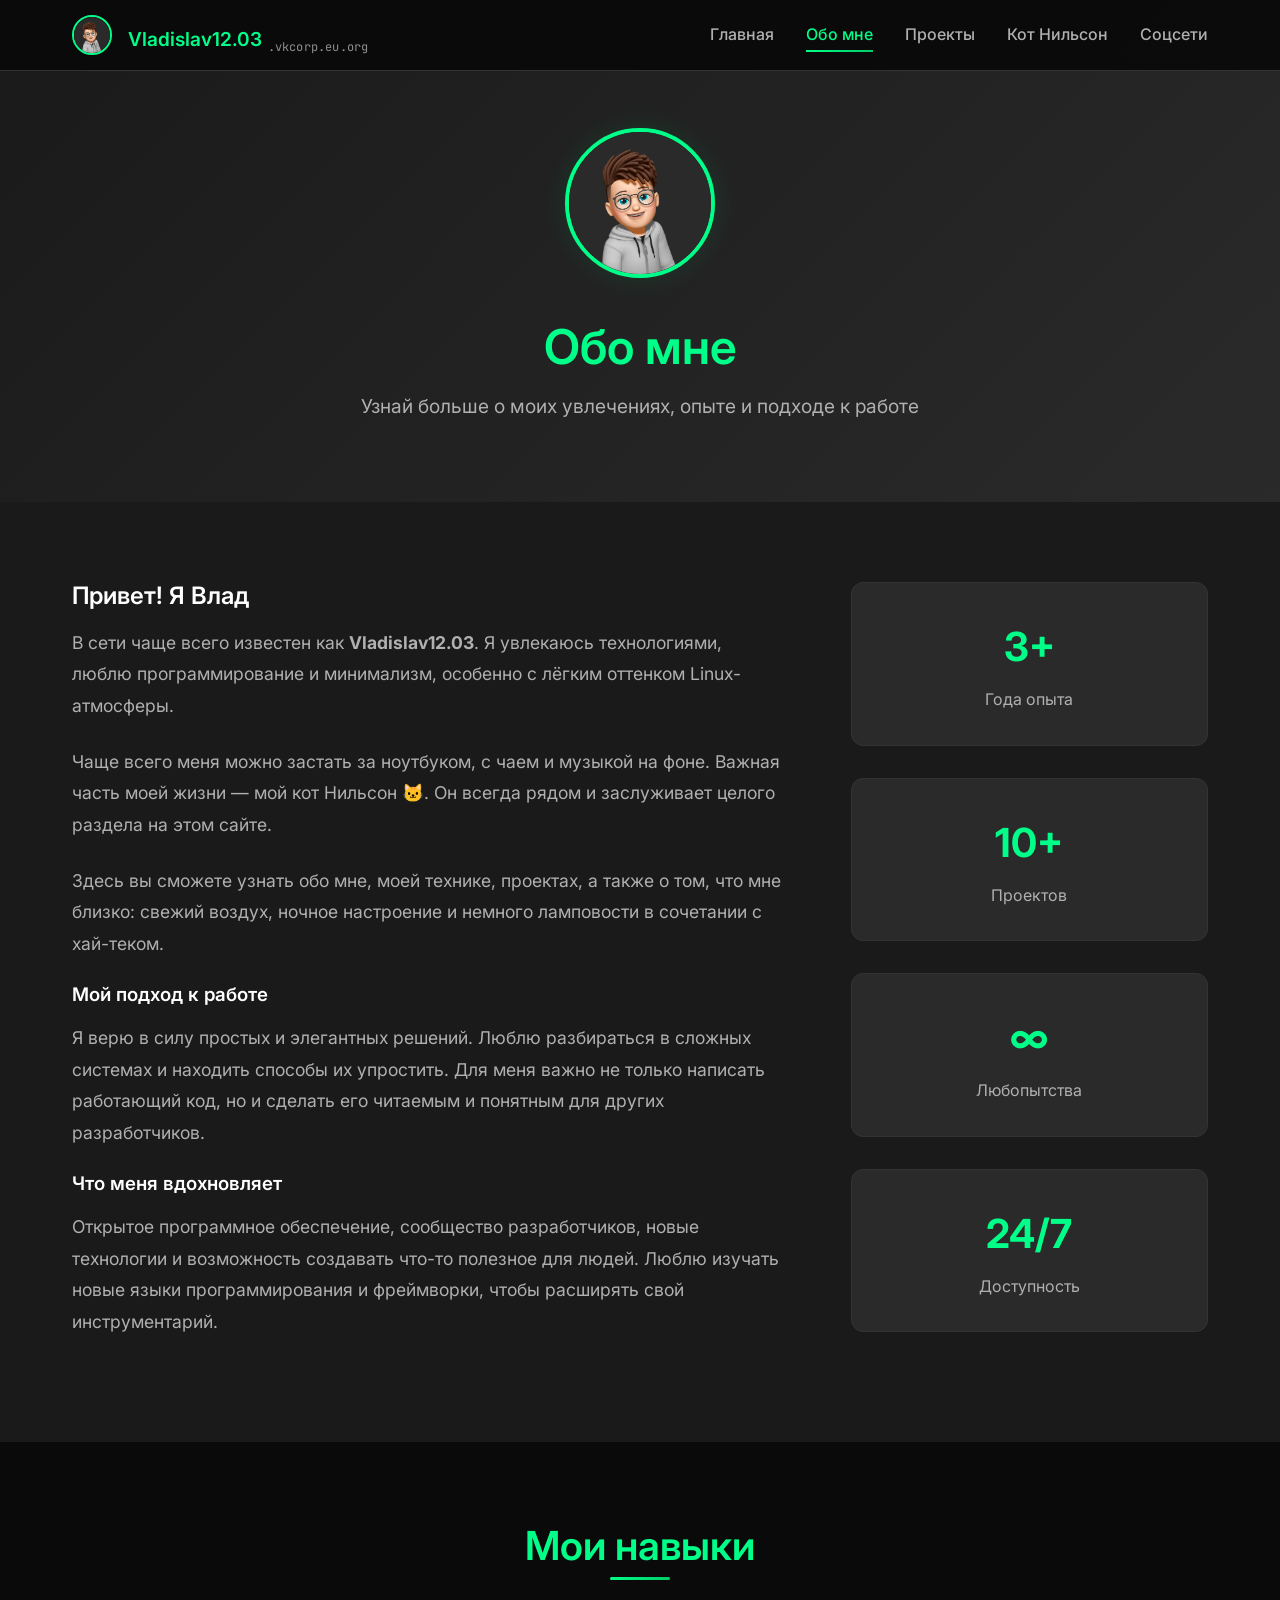
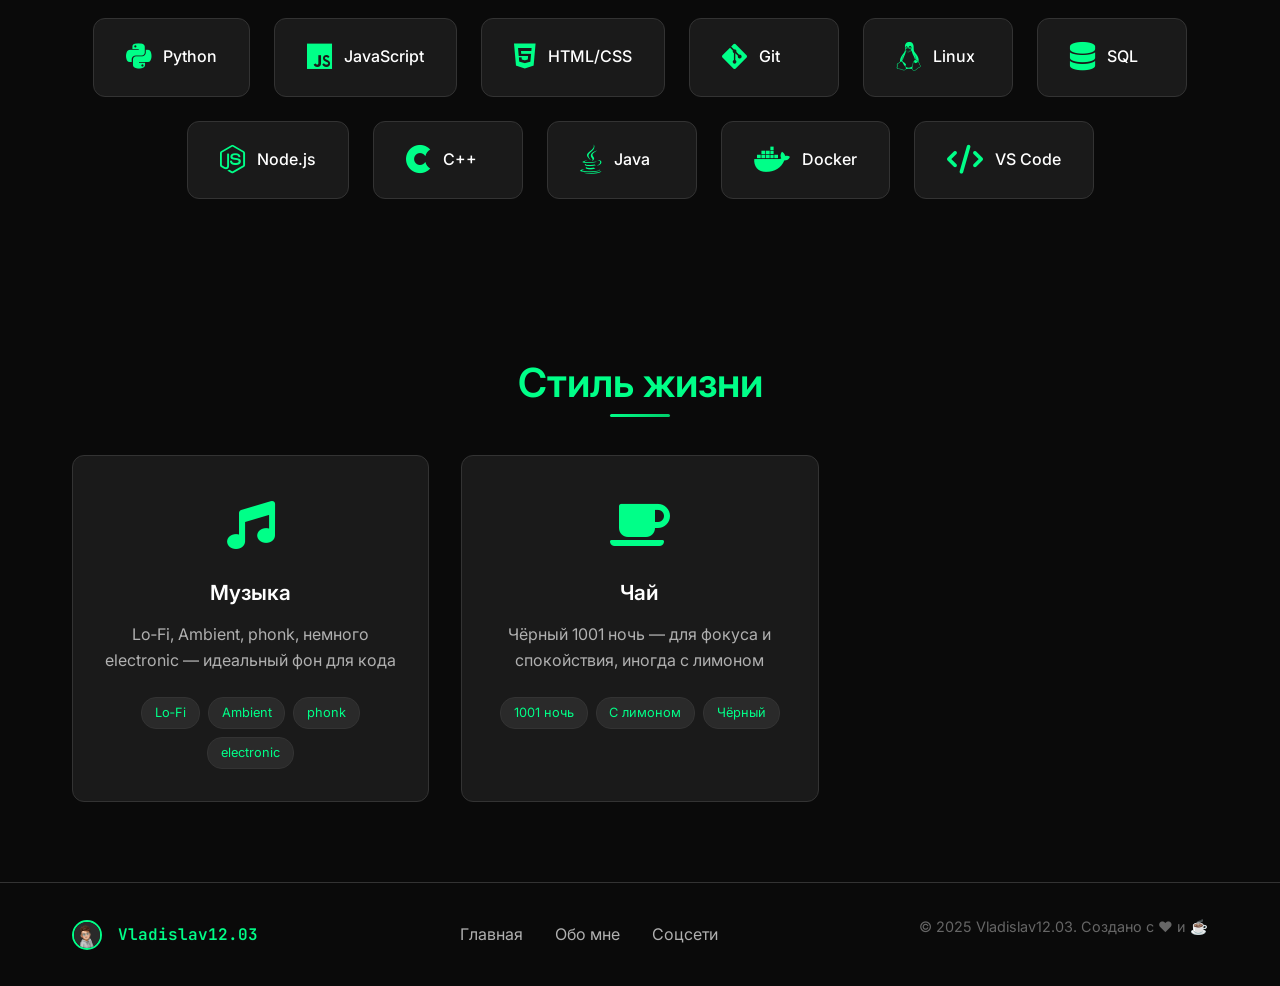
<file: about.html>
<!DOCTYPE html>
<html lang="ru">
<head>
    <meta charset="UTF-8">
    <meta name="viewport" content="width=device-width, initial-scale=1.0">
    <title>Обо мне - Vladislav12.03</title>
    <link rel="stylesheet" href="styles.css">
    <link href="https://fonts.googleapis.com/css2?family=JetBrains+Mono:wght@300;400;600&family=Inter:wght@300;400;500;600&display=swap" rel="stylesheet">
    <link rel="stylesheet" href="https://cdnjs.cloudflare.com/ajax/libs/font-awesome/6.0.0/css/all.min.css">
</head>
<body>
    <!-- Навигация -->
    <nav class="navbar">
        <div class="nav-container">
            <div class="nav-logo">
                <img src="image/IMG_7332.jpeg" alt="Vladislav12.03" class="avatar">
                <span class="logo-stack"><span class="logo-text">Vladislav12.03</span><span class="logo-sub">.vkcorp.eu.org</span></span>
            </div>
            <ul class="nav-menu">
                <li><a href="index.html" class="nav-link">Главная</a></li>
                <li><a href="about.html" class="nav-link active">Обо мне</a></li>
                <li class="is-hidden-tab"><a href="tech.html" class="nav-link">Техника</a></li>
                <li><a href="projects.html" class="nav-link">Проекты</a></li>
                <li><a href="cat.html" class="nav-link">Кот Нильсон</a></li>
                <li class="is-hidden-tab"><a href="lifestyle.html" class="nav-link">Стиль жизни</a></li>
                <li><a href="socials.html" class="nav-link">Соцсети</a></li>
            </ul>
            <div class="hamburger">
                <span class="bar"></span>
                <span class="bar"></span>
                <span class="bar"></span>
            </div>
        </div>
    </nav>

    <!-- Заголовок страницы -->
    <section class="page-header">
        <div class="container">
            <div class="header-content">
                <div class="header-avatar">
                    <img src="image/IMG_7332.jpeg" alt="Vladislav12.03" class="page-avatar">
                </div>
                <div class="header-text">
                    <h1 class="page-title">Обо мне</h1>
                    <p class="page-subtitle">Узнай больше о моих увлечениях, опыте и подходе к работе</p>
                </div>
            </div>
        </div>
    </section>

    <!-- Основной контент -->
    <section class="about-main">
        <div class="container">
            <div class="about-content">
                <div class="about-text">
                    <h2>Привет! Я Влад</h2>
                    <p class="about-description">
                        В сети чаще всего известен как <strong>Vladislav12.03</strong>. 
                        Я увлекаюсь технологиями, люблю программирование и минимализм, особенно с лёгким 
                        оттенком Linux-атмосферы.
                    </p>
                    <p class="about-description">
                        Чаще всего меня можно застать за ноутбуком, с чаем и музыкой на фоне. 
                        Важная часть моей жизни — мой кот Нильсон 🐱. Он всегда рядом и заслуживает 
                        целого раздела на этом сайте.
                    </p>
                    <p class="about-description">
                        Здесь вы сможете узнать обо мне, моей технике, проектах, а также о том, 
                        что мне близко: свежий воздух, ночное настроение и немного ламповости 
                        в сочетании с хай-теком.
                    </p>
                    
                    <h3>Мой подход к работе</h3>
                    <p class="about-description">
                        Я верю в силу простых и элегантных решений. Люблю разбираться в сложных системах 
                        и находить способы их упростить. Для меня важно не только написать работающий код, 
                        но и сделать его читаемым и понятным для других разработчиков.
                    </p>
                    
                    <h3>Что меня вдохновляет</h3>
                    <p class="about-description">
                        Открытое программное обеспечение, сообщество разработчиков, новые технологии 
                        и возможность создавать что-то полезное для людей. Люблю изучать новые языки 
                        программирования и фреймворки, чтобы расширять свой инструментарий.
                    </p>
                </div>
                <div class="about-stats">
                    <div class="stat-item">
                        <div class="stat-number">3+</div>
                        <div class="stat-label">Года опыта</div>
                    </div>
                    <div class="stat-item">
                        <div class="stat-number">10+</div>
                        <div class="stat-label">Проектов</div>
                    </div>
                    <div class="stat-item">
                        <div class="stat-number">∞</div>
                        <div class="stat-label">Любопытства</div>
                    </div>
                    <div class="stat-item">
                        <div class="stat-number">24/7</div>
                        <div class="stat-label">Доступность</div>
                    </div>
                </div>
            </div>
        </div>
    </section>

    <!-- Навыки -->
    <section class="skills">
        <div class="container">
            <h2 class="section-title">Мои навыки</h2>
            <div class="skills-tags">
                <div class="skill-tag-card">
                    <i class="fab fa-python"></i>
                    <span>Python</span>
                </div>
                <div class="skill-tag-card">
                    <i class="fab fa-js"></i>
                    <span>JavaScript</span>
                </div>
                <div class="skill-tag-card">
                    <i class="fab fa-html5"></i>
                    <span>HTML/CSS</span>
                </div>
                <div class="skill-tag-card">
                    <i class="fab fa-git-alt"></i>
                    <span>Git</span>
                </div>
                <div class="skill-tag-card">
                    <i class="fab fa-linux"></i>
                    <span>Linux</span>
                </div>
                <div class="skill-tag-card">
                    <i class="fas fa-database"></i>
                    <span>SQL</span>
                </div>
                <div class="skill-tag-card">
                    <i class="fab fa-node-js"></i>
                    <span>Node.js</span>
                </div>
                <div class="skill-tag-card">
                    <i class="fab fa-cuttlefish"></i>
                    <span>C++</span>
                </div>
                <div class="skill-tag-card">
                    <i class="fab fa-java"></i>
                    <span>Java</span>
                </div>
                <div class="skill-tag-card">
                    <i class="fab fa-docker"></i>
                    <span>Docker</span>
                </div>
                <div class="skill-tag-card">
                    <i class="fas fa-code"></i>
                    <span>VS Code</span>
                </div>
            </div>
        </div>
    </section>

    <!-- Стиль жизни -->
    <section class="lifestyle">
        <div class="container">
            <h2 class="section-title">Стиль жизни</h2>
            <div class="lifestyle-grid">
                <div class="lifestyle-item">
                    <div class="lifestyle-icon"><i class="fas fa-music"></i></div>
                    <h3 class="lifestyle-title">Музыка</h3>
                    <p class="lifestyle-description">Lo‑Fi, Ambient, phonk, немного electronic — идеальный фон для кода</p>
                    <div class="music-tags">
                        <span class="music-tag">Lo‑Fi</span>
                        <span class="music-tag">Ambient</span>
                        <span class="music-tag">phonk</span>
                        <span class="music-tag">electronic</span>
                    </div>
                </div>
                <div class="lifestyle-item">
                    <div class="lifestyle-icon"><i class="fas fa-coffee"></i></div>
                    <h3 class="lifestyle-title">Чай</h3>
                    <p class="lifestyle-description">Чёрный 1001 ночь — для фокуса и спокойствия, иногда с лимоном</p>
                    <div class="tea-types">
                        <span class="tea-tag">1001 ночь</span>
                        <span class="tea-tag">С лимоном</span>
                        <span class="tea-tag">Чёрный</span>
                    </div>
                </div>
                <div class="lifestyle-item">
                    <div class="lifestyle-icon"><i class="fas fa-moon"></i></div>
                    <h3 class="lifestyle-title">Ночное настроение</h3>
                    <p class="lifestyle-description">Ночью тише, чище воздух и лучше идут идеи</p>
                    <div class="night-activities">
                        <span class="activity-tag">Кодинг</span>
                        <span class="activity-tag">Чтение</span>
                        <span class="activity-tag">Музыка</span>
                    </div>
                </div>
            </div>
        </div>
    </section>

    <!-- Подвал -->
    <footer class="footer">
        <div class="container">
            <div class="footer-content">
                <div class="footer-logo">
                    <img src="image/IMG_7332.jpeg" alt="Vladislav12.03" class="footer-avatar">
                    <span class="footer-text">Vladislav12.03</span>
                </div>
                <div class="footer-links">
                    <a href="index.html">Главная</a>
                    <a href="about.html">Обо мне</a>
                    <a href="socials.html">Соцсети</a>
                </div>
                <div class="footer-copyright">
                    <p>&copy; 2025 Vladislav12.03. Создано с ❤️ и ☕</p>
                </div>
            </div>
        </div>
    </footer>

    <script src="script.js"></script>
</body>
</html>
</file>
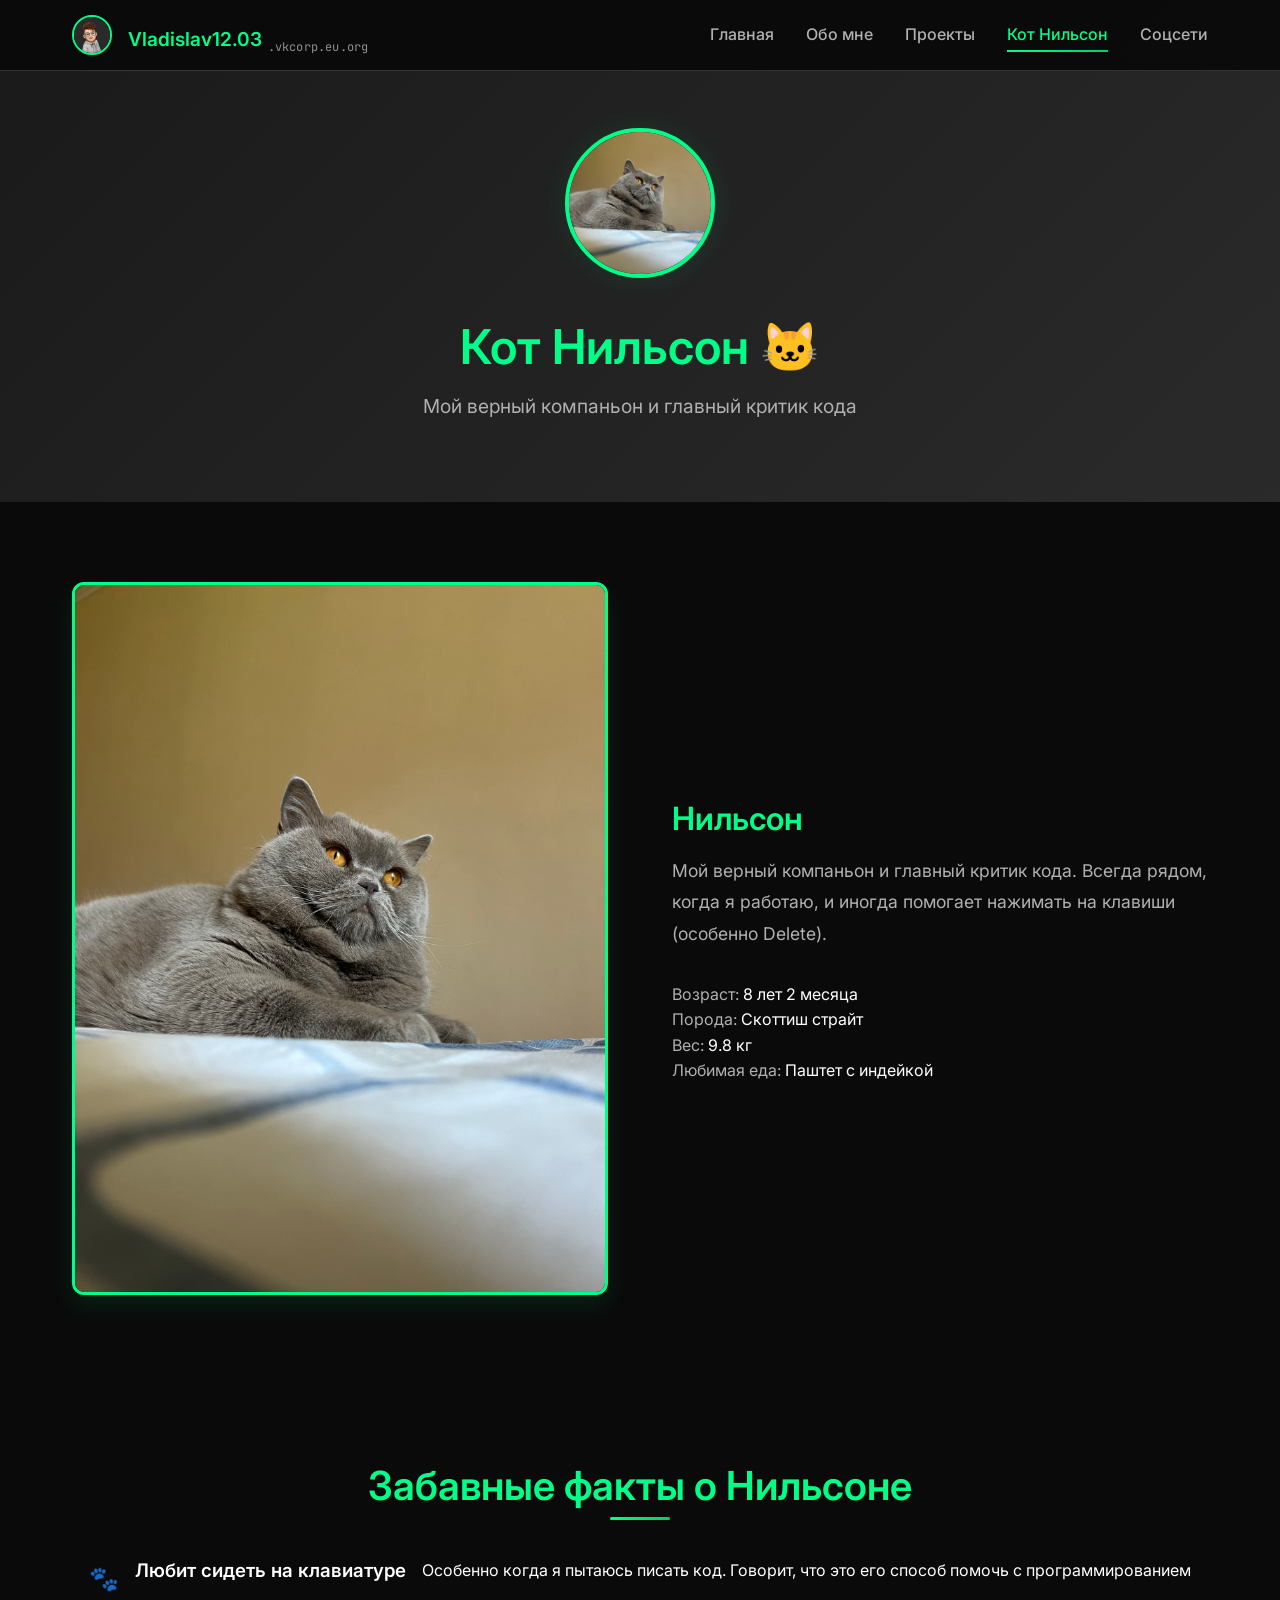
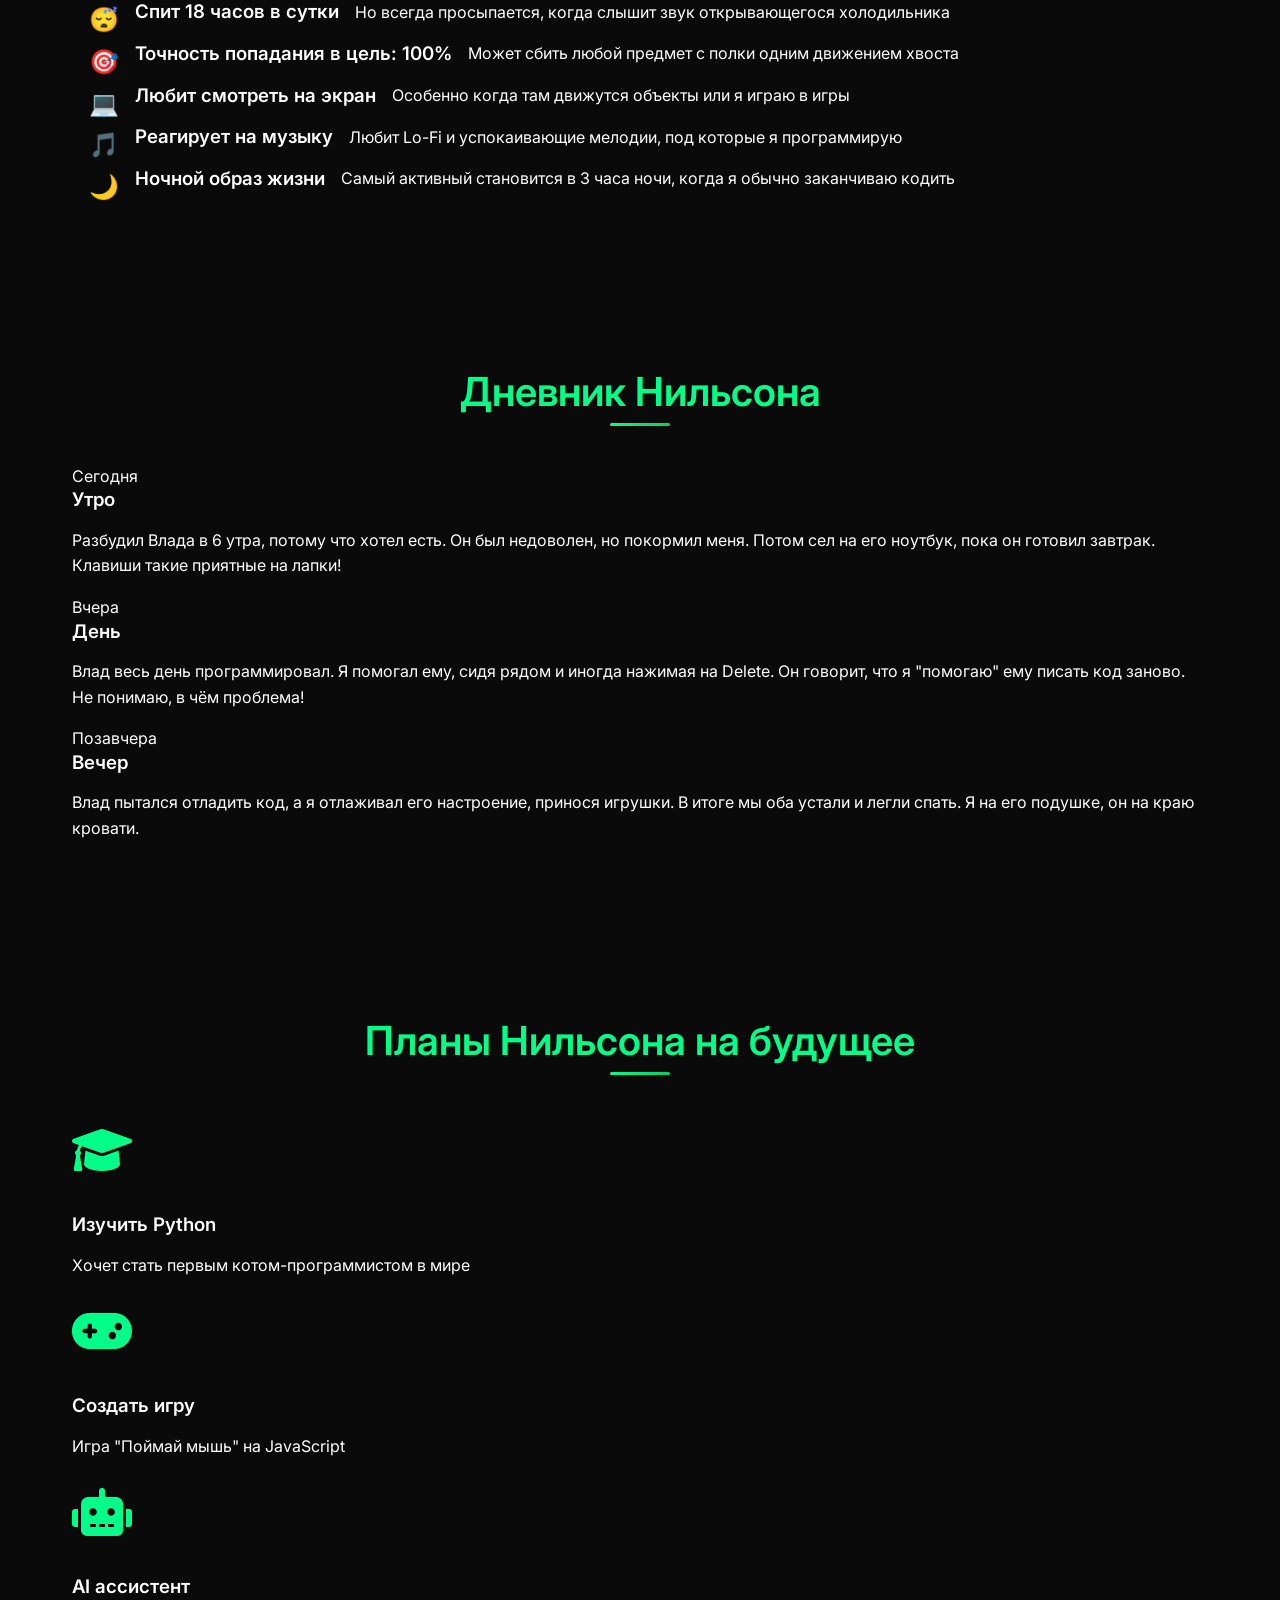
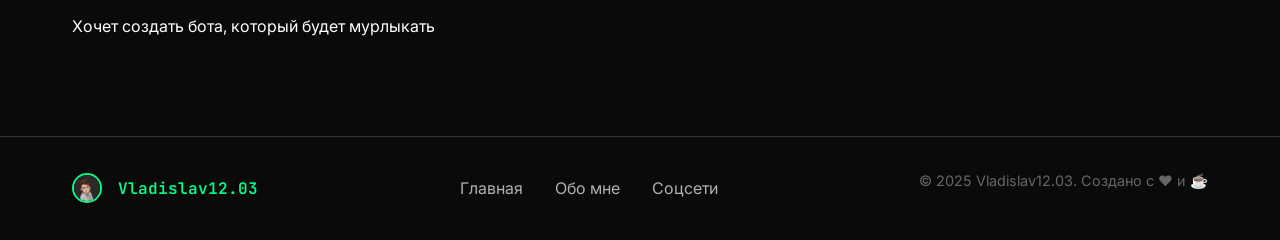
<file: cat.html>
<!DOCTYPE html>
<html lang="ru">
<head>
    <meta charset="UTF-8">
    <meta name="viewport" content="width=device-width, initial-scale=1.0">
    <title>Кот Нильсон - Vladislav12.03</title>
    <link rel="stylesheet" href="styles.css">
    <link href="https://fonts.googleapis.com/css2?family=JetBrains+Mono:wght@300;400;600&family=Inter:wght@300;400;500;600&display=swap" rel="stylesheet">
    <link rel="stylesheet" href="https://cdnjs.cloudflare.com/ajax/libs/font-awesome/6.0.0/css/all.min.css">
</head>
<body>
    <!-- Навигация -->
    <nav class="navbar">
        <div class="nav-container">
            <div class="nav-logo">
                <img src="image/IMG_7332.jpeg" alt="Vladislav12.03" class="avatar">
                <span class="logo-stack"><span class="logo-text">Vladislav12.03</span><span class="logo-sub">.vkcorp.eu.org</span></span>
            </div>
            <ul class="nav-menu">
                <li><a href="index.html" class="nav-link">Главная</a></li>
                <li><a href="about.html" class="nav-link">Обо мне</a></li>
                <li class="is-hidden-tab"><a href="tech.html" class="nav-link">Техника</a></li>
                <li><a href="projects.html" class="nav-link">Проекты</a></li>
                <li><a href="cat.html" class="nav-link active">Кот Нильсон</a></li>
                <li class="is-hidden-tab"><a href="lifestyle.html" class="nav-link">Стиль жизни</a></li>
                <li><a href="socials.html" class="nav-link">Соцсети</a></li>
            </ul>
            <div class="hamburger">
                <span class="bar"></span>
                <span class="bar"></span>
                <span class="bar"></span>
            </div>
        </div>
    </nav>

    <!-- Заголовок страницы -->
    <section class="page-header">
        <div class="container">
            <div class="header-content">
                <div class="header-avatar">
                    <img src="image/IMG_3255.jpeg" alt="Кот Нильсон" class="page-avatar">
                </div>
                <div class="header-text">
                    <h1 class="page-title">Кот Нильсон 🐱</h1>
                    <p class="page-subtitle">Мой верный компаньон и главный критик кода</p>
                </div>
            </div>
        </div>
    </section>

    <!-- Основная информация о коте -->
    <section class="cat-main">
        <div class="container">
            <div class="cat-content">
                <div class="cat-image">
                    <img src="image/IMG_3255.jpeg" alt="Кот Нильсон" class="cat-photo">
                </div>
                <div class="cat-info">
                    <h2 class="cat-name">Нильсон</h2>
                    <p class="cat-description">
                        Мой верный компаньон и главный критик кода. Всегда рядом, когда я работаю, 
                        и иногда помогает нажимать на клавиши (особенно Delete).
                    </p>
                    <div class="cat-stats">
                        <div class="cat-stat">
                            <span class="stat-label">Возраст:</span>
                            <span class="stat-value" id="cat-age" data-birth="2018-10-20">—</span>
                        </div>
                        <div class="cat-stat">
                            <span class="stat-label">Порода:</span>
                            <span class="stat-value">Скоттиш страйт</span>
                        </div>
                        <div class="cat-stat">
                            <span class="stat-label">Вес:</span>
                            <span class="stat-value">9.8 кг</span>
                        </div>
                        <div class="cat-stat">
                            <span class="stat-label">Любимая еда:</span>
                            <span class="stat-value">Паштет с индейкой</span>
                        </div>
                    </div>
                </div>
            </div>
        </div>
    </section>

    <!-- Забавные факты -->
    <section class="cat-facts">
        <div class="container">
            <h2 class="section-title">Забавные факты о Нильсоне</h2>
            <div class="facts-grid">
                <div class="fact-item">
                    <div class="fact-icon">
                        <span>🐾</span>
                    </div>
                    <h3>Любит сидеть на клавиатуре</h3>
                    <p>Особенно когда я пытаюсь писать код. Говорит, что это его способ помочь с программированием</p>
                </div>
                
                <div class="fact-item">
                    <div class="fact-icon">
                        <span>😴</span>
                    </div>
                    <h3>Спит 18 часов в сутки</h3>
                    <p>Но всегда просыпается, когда слышит звук открывающегося холодильника</p>
                </div>
                
                <div class="fact-item">
                    <div class="fact-icon">
                        <span>🎯</span>
                    </div>
                    <h3>Точность попадания в цель: 100%</h3>
                    <p>Может сбить любой предмет с полки одним движением хвоста</p>
                </div>
                
                <div class="fact-item">
                    <div class="fact-icon">
                        <span>💻</span>
                    </div>
                    <h3>Любит смотреть на экран</h3>
                    <p>Особенно когда там движутся объекты или я играю в игры</p>
                </div>
                
                <div class="fact-item">
                    <div class="fact-icon">
                        <span>🎵</span>
                    </div>
                    <h3>Реагирует на музыку</h3>
                    <p>Любит Lo-Fi и успокаивающие мелодии, под которые я программирую</p>
                </div>
                
                <div class="fact-item">
                    <div class="fact-icon">
                        <span>🌙</span>
                    </div>
                    <h3>Ночной образ жизни</h3>
                    <p>Самый активный становится в 3 часа ночи, когда я обычно заканчиваю кодить</p>
                </div>
            </div>
        </div>
    </section>

    <!-- Дневник кота -->
    <section class="cat-diary">
        <div class="container">
            <h2 class="section-title">Дневник Нильсона</h2>
            <div class="diary-entries">
                <div class="diary-entry">
                    <div class="entry-date">Сегодня</div>
                    <div class="entry-content">
                        <h3>Утро</h3>
                        <p>Разбудил Влада в 6 утра, потому что хотел есть. Он был недоволен, но покормил меня. 
                        Потом сел на его ноутбук, пока он готовил завтрак. Клавиши такие приятные на лапки!</p>
                    </div>
                </div>
                
                <div class="diary-entry">
                    <div class="entry-date">Вчера</div>
                    <div class="entry-content">
                        <h3>День</h3>
                        <p>Влад весь день программировал. Я помогал ему, сидя рядом и иногда нажимая на Delete. 
                        Он говорит, что я "помогаю" ему писать код заново. Не понимаю, в чём проблема!</p>
                    </div>
                </div>
                
                <div class="diary-entry">
                    <div class="entry-date">Позавчера</div>
                    <div class="entry-content">
                        <h3>Вечер</h3>
                        <p>Влад пытался отладить код, а я отлаживал его настроение, принося игрушки. 
                        В итоге мы оба устали и легли спать. Я на его подушке, он на краю кровати.</p>
                    </div>
                </div>
            </div>
        </div>
    </section>

    


    <!-- Планы на будущее -->
    <section class="cat-future">
        <div class="container">
            <h2 class="section-title">Планы Нильсона на будущее</h2>
            <div class="cat-plans-grid">
                <div class="cat-plan-item">
                    <div class="plan-icon">
                        <i class="fas fa-graduation-cap"></i>
                    </div>
                    <h3>Изучить Python</h3>
                    <p>Хочет стать первым котом-программистом в мире</p>
                </div>
                
                <div class="cat-plan-item">
                    <div class="plan-icon">
                        <i class="fas fa-gamepad"></i>
                    </div>
                    <h3>Создать игру</h3>
                    <p>Игра "Поймай мышь" на JavaScript</p>
                </div>
                
                <div class="cat-plan-item">
                    <div class="plan-icon">
                        <i class="fas fa-robot"></i>
                    </div>
                    <h3>AI ассистент</h3>
                    <p>Хочет создать бота, который будет мурлыкать</p>
                </div>
            </div>
        </div>
    </section>

    <!-- Подвал -->
    <footer class="footer">
        <div class="container">
            <div class="footer-content">
                <div class="footer-logo">
                    <img src="image/IMG_7332.jpeg" alt="Vladislav12.03" class="footer-avatar">
                    <span class="footer-text">Vladislav12.03</span>
                </div>
                <div class="footer-links">
                    <a href="index.html">Главная</a>
                    <a href="about.html">Обо мне</a>
                    <a href="socials.html">Соцсети</a>
                </div>
                <div class="footer-copyright">
                    <p>&copy; 2025 Vladislav12.03. Создано с ❤️ и ☕</p>
                </div>
            </div>
        </div>
    </footer>

    <script src="script.js"></script>
</body>
</html>
</file>
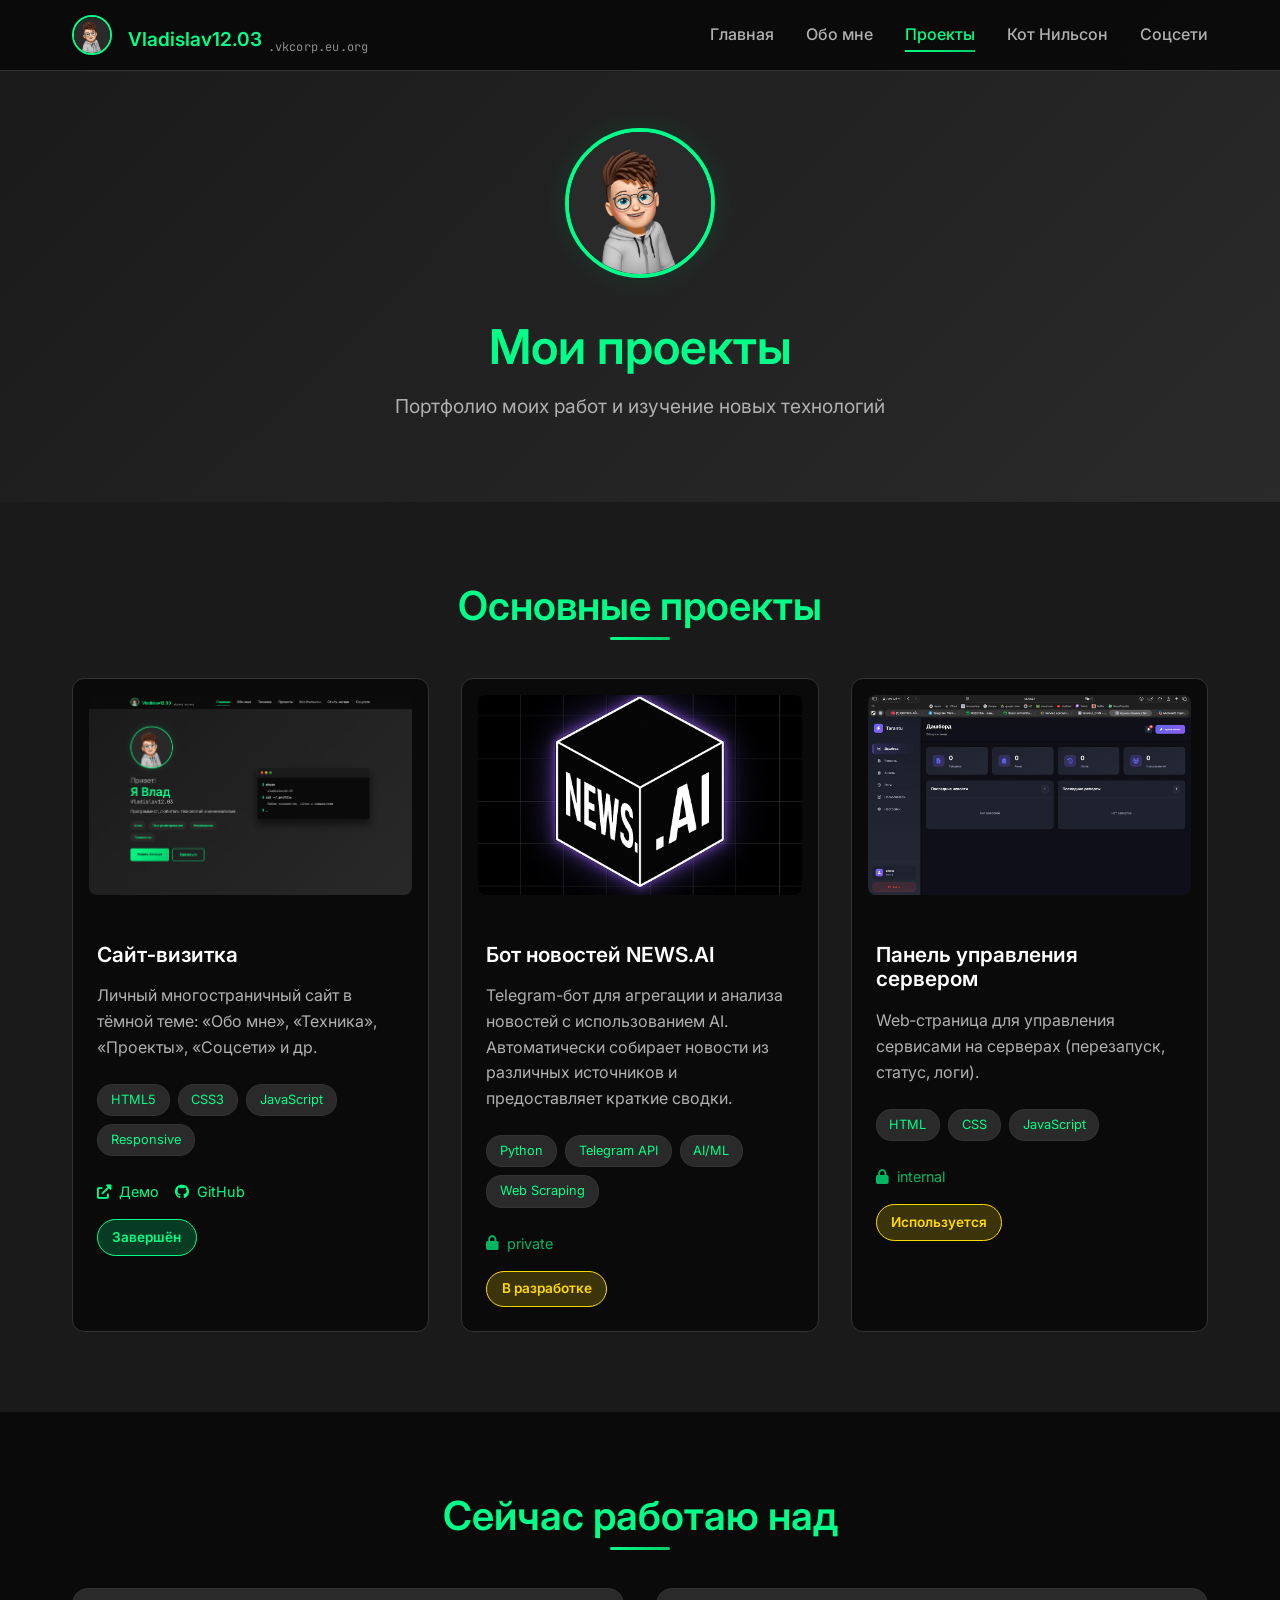
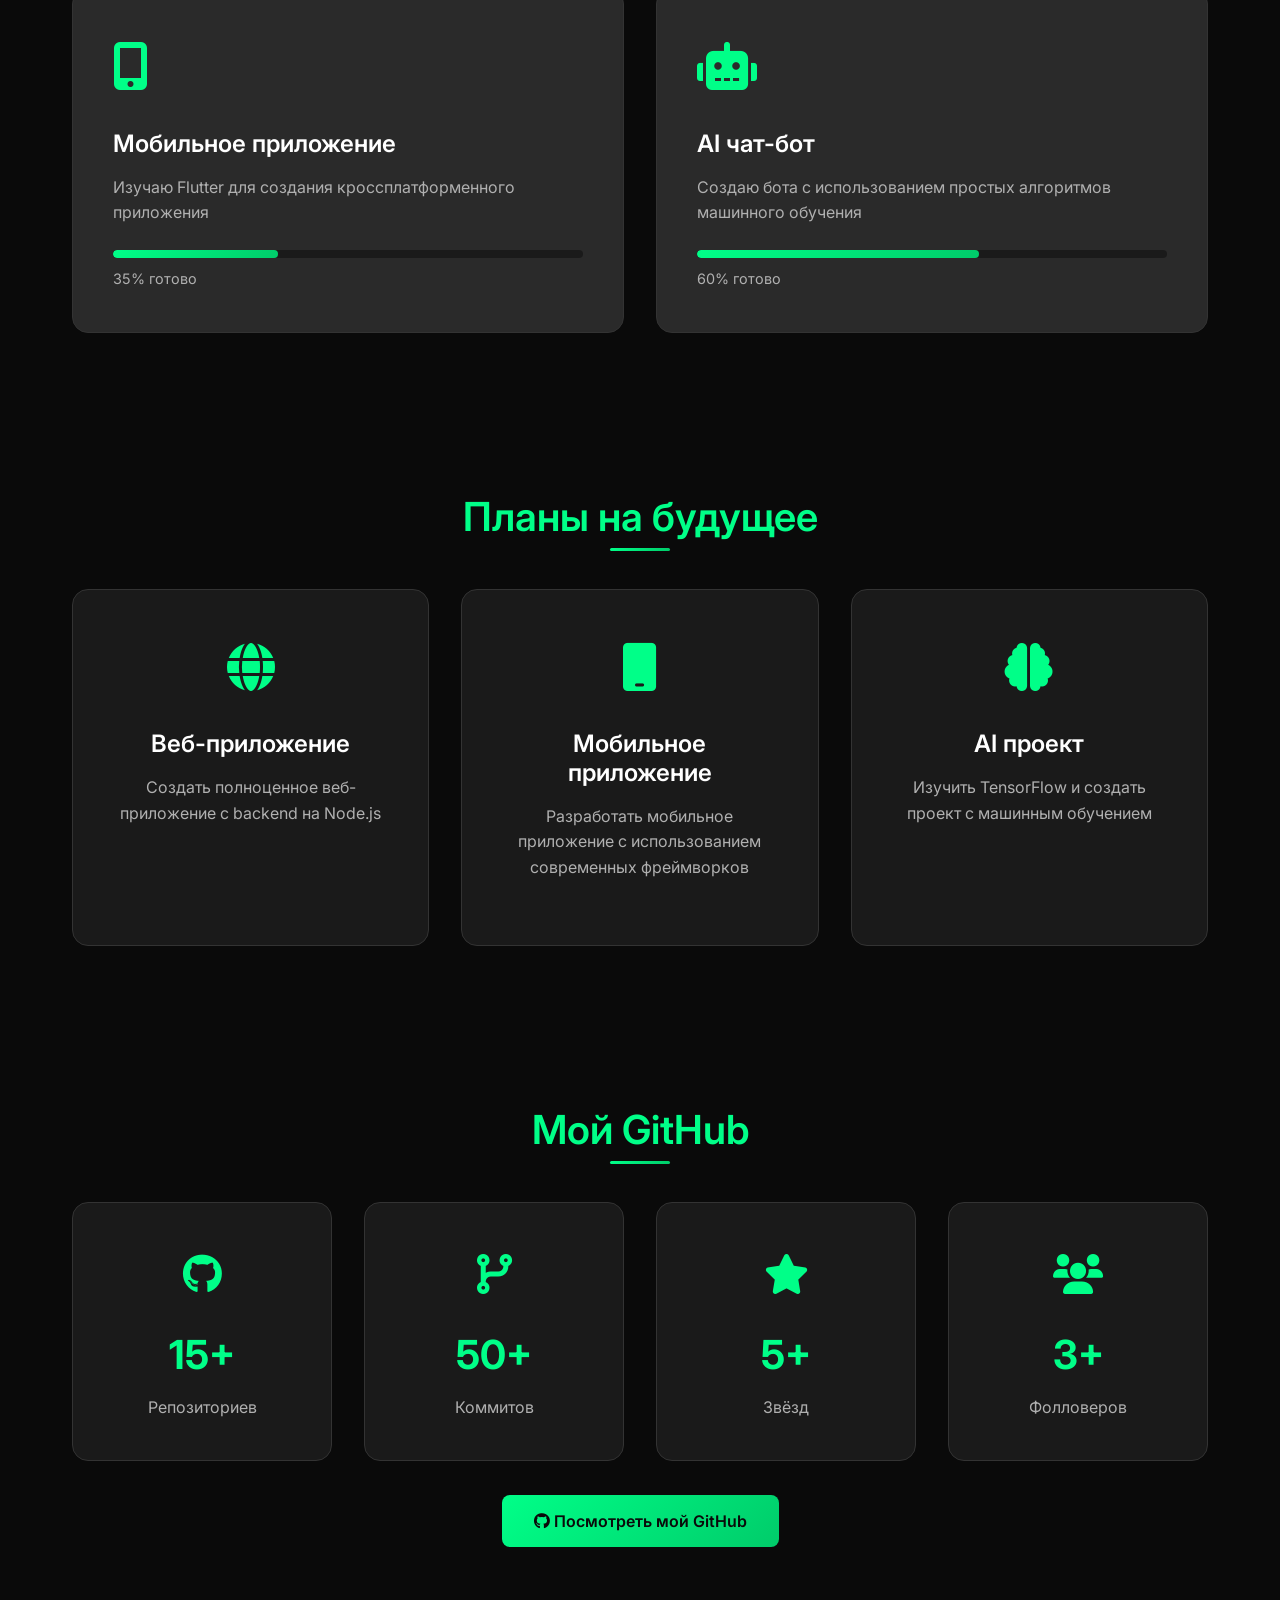
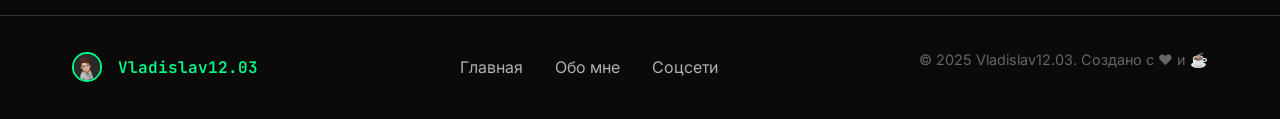
<file: projects.html>
<!DOCTYPE html>
<html lang="ru">
<head>
    <meta charset="UTF-8">
    <meta name="viewport" content="width=device-width, initial-scale=1.0">
    <title>Мои проекты - Vladislav12.03</title>
    <link rel="stylesheet" href="styles.css">
    <link href="https://fonts.googleapis.com/css2?family=JetBrains+Mono:wght@300;400;600&family=Inter:wght@300;400;500;600&display=swap" rel="stylesheet">
    <link rel="stylesheet" href="https://cdnjs.cloudflare.com/ajax/libs/font-awesome/6.0.0/css/all.min.css">
</head>
<body>
    <!-- Навигация -->
    <nav class="navbar">
        <div class="nav-container">
            <div class="nav-logo">
                <img src="image/IMG_7332.jpeg" alt="Vladislav12.03" class="avatar">
                <span class="logo-stack"><span class="logo-text">Vladislav12.03</span><span class="logo-sub">.vkcorp.eu.org</span></span>
            </div>
            <ul class="nav-menu">
                <li><a href="index.html" class="nav-link">Главная</a></li>
                <li><a href="about.html" class="nav-link">Обо мне</a></li>
                <li class="is-hidden-tab"><a href="tech.html" class="nav-link">Техника</a></li>
                <li><a href="projects.html" class="nav-link active">Проекты</a></li>
                <li><a href="cat.html" class="nav-link">Кот Нильсон</a></li>
                <li class="is-hidden-tab"><a href="lifestyle.html" class="nav-link">Стиль жизни</a></li>
                <li><a href="socials.html" class="nav-link">Соцсети</a></li>
            </ul>
            <div class="hamburger">
                <span class="bar"></span>
                <span class="bar"></span>
                <span class="bar"></span>
            </div>
        </div>
    </nav>

    <!-- Заголовок страницы -->
    <section class="page-header">
        <div class="container">
            <div class="header-content">
                <div class="header-avatar">
                    <img src="image/IMG_7332.jpeg" alt="Vladislav12.03" class="page-avatar">
                </div>
                <div class="header-text">
                    <h1 class="page-title">Мои проекты</h1>
                    <p class="page-subtitle">Портфолио моих работ и изучение новых технологий</p>
                </div>
            </div>
        </div>
    </section>

    <!-- Основные проекты -->
    <section class="projects-main">
        <div class="container">
            <h2 class="section-title">Основные проекты</h2>
            <div class="projects-grid">
                <div class="project-item">
                    <div class="project-image">
                        <img src="image/Снимок экрана 2025-10-23 в 00.01.33.png" alt="Сайт-визитка">
                    </div>
                    <div class="project-content">
                        <h3 class="project-title">Сайт‑визитка</h3>
                        <p class="project-description">
                            Личный многостраничный сайт в тёмной теме: «Обо мне», «Техника», «Проекты», «Соцсети» и др.
                        </p>
                        <div class="project-tech">
                            <span class="tech-tag">HTML5</span>
                            <span class="tech-tag">CSS3</span>
                            <span class="tech-tag">JavaScript</span>
                            <span class="tech-tag">Responsive</span>
                        </div>
                        <div class="project-links">
                            <a href="index.html" class="project-link"><i class="fas fa-external-link-alt"></i> Демо</a>
                            <a href="https://github.com/vladislav12-03/vladislav12-03.github.io" target="_blank" rel="noopener noreferrer" class="project-link"><i class="fab fa-github"></i> GitHub</a>
                        </div>
                        <div class="project-status">
                            <span class="status completed">Завершён</span>
                        </div>
                    </div>
                </div>
                
                <div class="project-item">
                    <div class="project-image">
                        <img src="image/9FA5C046-2347-44F0-91FB-22D04E456B09.PNG" alt="Бот новостей NEWS.AI">
                    </div>
                    <div class="project-content">
                        <h3 class="project-title">Бот новостей NEWS.AI</h3>
                        <p class="project-description">
                            Telegram-бот для агрегации и анализа новостей с использованием AI. Автоматически собирает новости из различных источников и предоставляет краткие сводки.
                        </p>
                        <div class="project-tech">
                            <span class="tech-tag">Python</span>
                            <span class="tech-tag">Telegram API</span>
                            <span class="tech-tag">AI/ML</span>
                            <span class="tech-tag">Web Scraping</span>
                        </div>
                        <div class="project-links">
                            <span class="project-link" style="opacity:.7"><i class="fas fa-lock"></i> private</span>
                        </div>
                        <div class="project-status">
                            <span class="status in-progress">В разработке</span>
                        </div>
                    </div>
                </div>
                
                <div class="project-item">
                    <div class="project-image">
                        <img src="image/server%20dach%20photo.jpeg" alt="Панель управления сервером">
                    </div>
                    <div class="project-content">
                        <h3 class="project-title">Панель управления сервером</h3>
                        <p class="project-description">
                            Web‑страница для управления сервисами на серверах (перезапуск, статус, логи).
                        </p>
                        <div class="project-tech">
                            <span class="tech-tag">HTML</span>
                            <span class="tech-tag">CSS</span>
                            <span class="tech-tag">JavaScript</span>
                        </div>
                        <div class="project-links">
                            <span class="project-link" style="opacity:.7"><i class="fas fa-lock"></i> internal</span>
                        </div>
                        <div class="project-status">
                            <span class="status in-progress">Используется</span>
                        </div>
                    </div>
                </div>
            </div>
        </div>
    </section>

    <!-- Текущие проекты -->
    <section class="current-projects">
        <div class="container">
            <h2 class="section-title">Сейчас работаю над</h2>
            <div class="current-grid">
                <div class="current-item">
                    <div class="current-icon">
                        <i class="fas fa-mobile-alt"></i>
                    </div>
                    <h3>Мобильное приложение</h3>
                    <p>Изучаю Flutter для создания кроссплатформенного приложения</p>
                    <div class="progress-bar">
                        <div class="progress-fill" style="width: 35%"></div>
                    </div>
                    <span class="progress-text">35% готово</span>
                </div>
                
                <div class="current-item">
                    <div class="current-icon">
                        <i class="fas fa-robot"></i>
                    </div>
                    <h3>AI чат-бот</h3>
                    <p>Создаю бота с использованием простых алгоритмов машинного обучения</p>
                    <div class="progress-bar">
                        <div class="progress-fill" style="width: 60%"></div>
                    </div>
                    <span class="progress-text">60% готово</span>
                </div>
                
            </div>
        </div>
    </section>

    <!-- Планы на будущее -->
    <section class="project-plans">
        <div class="container">
            <h2 class="section-title">Планы на будущее</h2>
            <div class="plans-grid">
                <div class="plan-item">
                    <div class="plan-icon">
                        <i class="fas fa-globe"></i>
                    </div>
                    <h3>Веб-приложение</h3>
                    <p>Создать полноценное веб-приложение с backend на Node.js</p>
                </div>
                
                <div class="plan-item">
                    <div class="plan-icon">
                        <i class="fas fa-mobile"></i>
                    </div>
                    <h3>Мобильное приложение</h3>
                    <p>Разработать мобильное приложение с использованием современных фреймворков</p>
                </div>
                
                <div class="plan-item">
                    <div class="plan-icon">
                        <i class="fas fa-brain"></i>
                    </div>
                    <h3>AI проект</h3>
                    <p>Изучить TensorFlow и создать проект с машинным обучением</p>
                </div>
            </div>
        </div>
    </section>

    <!-- GitHub статистика -->
    <section class="github-stats">
        <div class="container">
            <h2 class="section-title">Мой GitHub</h2>
            <div class="stats-grid">
                <div class="stat-card">
                    <div class="stat-icon">
                        <i class="fab fa-github"></i>
                    </div>
                    <div class="stat-number">15+</div>
                    <div class="stat-label">Репозиториев</div>
                </div>
                
                <div class="stat-card">
                    <div class="stat-icon">
                        <i class="fas fa-code-branch"></i>
                    </div>
                    <div class="stat-number">50+</div>
                    <div class="stat-label">Коммитов</div>
                </div>
                
                <div class="stat-card">
                    <div class="stat-icon">
                        <i class="fas fa-star"></i>
                    </div>
                    <div class="stat-number">5+</div>
                    <div class="stat-label">Звёзд</div>
                </div>
                
                <div class="stat-card">
                    <div class="stat-icon">
                        <i class="fas fa-users"></i>
                    </div>
                    <div class="stat-number">3+</div>
                    <div class="stat-label">Фолловеров</div>
                </div>
            </div>
            <div class="github-cta">
                <a href="#" class="btn btn-primary">
                    <i class="fab fa-github"></i>
                    Посмотреть мой GitHub
                </a>
            </div>
        </div>
    </section>

    <!-- Подвал -->
    <footer class="footer">
        <div class="container">
            <div class="footer-content">
                <div class="footer-logo">
                    <img src="image/IMG_7332.jpeg" alt="Vladislav12.03" class="footer-avatar">
                    <span class="footer-text">Vladislav12.03</span>
                </div>
                <div class="footer-links">
                    <a href="index.html">Главная</a>
                    <a href="about.html">Обо мне</a>
                    <a href="socials.html">Соцсети</a>
                </div>
                <div class="footer-copyright">
                    <p>&copy; 2025 Vladislav12.03. Создано с ❤️ и ☕</p>
                </div>
            </div>
        </div>
    </footer>

    <script src="script.js"></script>
</body>
</html>
</file>
<file: styles.css>
/* Сброс стилей и базовые настройки */
* {
    margin: 0;
    padding: 0;
    box-sizing: border-box;
}

:root {
    --primary-color: #00ff88;
    --secondary-color: #00cc6a;
    --accent-color: #ff6b6b;
    --bg-primary: #0a0a0a;
    --bg-secondary: #1a1a1a;
    --bg-tertiary: #2a2a2a;
    --text-primary: #ffffff;
    --text-secondary: #b0b0b0;
    --text-muted: #666666;
    --border-color: #333333;
    --shadow-color: rgba(0, 255, 136, 0.1);
    --gradient-primary: linear-gradient(135deg, #00ff88 0%, #00cc6a 100%);
    --gradient-secondary: linear-gradient(135deg, #1a1a1a 0%, #2a2a2a 100%);
}

html {
    scroll-behavior: smooth;
}

body {
    font-family: 'Inter', -apple-system, BlinkMacSystemFont, 'Segoe UI', Roboto, sans-serif;
    background-color: var(--bg-primary);
    color: var(--text-primary);
    line-height: 1.6;
    overflow-x: hidden;
}

/* Изображения не выходят за пределы контейнеров */
img {
    max-width: 100%;
    height: auto;
}

/* Типографика */
h1, h2, h3, h4, h5, h6 {
    font-weight: 600;
    line-height: 1.2;
    margin-bottom: 1rem;
}

p {
    margin-bottom: 1rem;
}

a {
    color: var(--primary-color);
    text-decoration: none;
    transition: all 0.3s ease;
}

a:hover {
    color: var(--secondary-color);
}

/* Контейнеры */
.container {
    max-width: 1200px;
    margin: 0 auto;
    padding: 0 2rem;
}

/* Навигация */
.navbar {
    position: fixed;
    top: 0;
    width: 100%;
    background: rgba(10, 10, 10, 0.95);
    backdrop-filter: blur(20px);
    border-bottom: 1px solid var(--border-color);
    z-index: 1000;
    transition: all 0.3s ease;
}

.nav-container {
    max-width: 1200px;
    margin: 0 auto;
    padding: 0 2rem;
    display: flex;
    justify-content: space-between;
    align-items: center;
    height: 70px;
    position: relative;
}

.nav-actions { display: flex; align-items: center; gap: 1rem; }
.nav-actions .contact-trigger { padding: 0.5rem 0.9rem; font-size: 0.95rem; }

.nav-logo {
    display: flex;
    align-items: flex-end;
    gap: 1rem;
}

.logo-stack { display: flex; align-items: flex-end; }
.logo-stack .logo-sub { margin-left: 0.35rem; position: relative; top: 2px; }

.avatar {
    width: 40px;
    height: 40px;
    border-radius: 50%;
    border: 2px solid var(--primary-color);
    transition: all 0.3s ease;
    object-fit: cover;
}

.avatar:hover {
    transform: scale(1.1);
    box-shadow: 0 0 20px var(--shadow-color);
}

.logo-text {
    font-family: 'Inter', -apple-system, BlinkMacSystemFont, 'Segoe UI', Roboto, sans-serif;
    font-weight: 600;
    font-size: 1.2rem;
    color: var(--primary-color);
}

.logo-sub {
    font-family: 'JetBrains Mono', monospace;
    font-size: 0.75rem;
    color: var(--text-secondary);
    margin-left: 0.25rem;
    letter-spacing: 0.2px;
    opacity: 0.8;
    vertical-align: baseline;
    white-space: nowrap;
}

.nav-menu {
    display: flex;
    list-style: none;
    gap: 2rem;
}

.is-hidden-tab {
    display: none !important;
}

.nav-link {
    color: var(--text-secondary);
    font-weight: 500;
    position: relative;
    padding: 0.5rem 0;
    transition: all 0.3s ease;
}

.nav-link:hover,
.nav-link.active {
    color: var(--primary-color);
}

.nav-link::after {
    content: '';
    position: absolute;
    bottom: 0;
    left: 0;
    width: 0;
    height: 2px;
    background: var(--gradient-primary);
    transition: width 0.3s ease;
}

.nav-link:hover::after,
.nav-link.active::after {
    width: 100%;
}

.hamburger {
    display: none;
    flex-direction: column;
    cursor: pointer;
}

.bar {
    width: 25px;
    height: 3px;
    background: var(--primary-color);
    margin: 3px 0;
    transition: 0.3s;
}


/* Главная секция */
.hero {
    min-height: 100vh;
    display: flex;
    align-items: center;
    padding-top: 70px;
    background: var(--gradient-secondary);
    position: relative;
    overflow: hidden;
}

.hero::before {
    content: '';
    position: absolute;
    top: 0;
    left: 0;
    right: 0;
    bottom: 0;
    background: url('data:image/svg+xml,<svg xmlns="http://www.w3.org/2000/svg" viewBox="0 0 100 100"><defs><pattern id="grid" width="10" height="10" patternUnits="userSpaceOnUse"><path d="M 10 0 L 0 0 0 10" fill="none" stroke="%23333" stroke-width="0.5"/></pattern></defs><rect width="100" height="100" fill="url(%23grid)"/></svg>');
    opacity: 0.1;
}

.hero-container {
    display: grid;
    grid-template-columns: 1fr 1fr;
    gap: 4rem;
    align-items: center;
    max-width: 1200px;
    margin: 0 auto;
    padding: 0 2rem;
    position: relative;
    z-index: 1;
}

.hero-content {
    animation: fadeInLeft 1s ease-out;
}

.hero-avatar {
    margin-bottom: 2rem;
}

.main-avatar {
    width: 200px;
    height: 200px;
    border-radius: 50%;
    border: 4px solid var(--primary-color);
    box-shadow: 0 0 30px var(--shadow-color);
    transition: all 0.3s ease;
    object-fit: cover;
}

.main-avatar:hover {
    transform: scale(1.05);
    box-shadow: 0 0 40px var(--shadow-color);
}

.hero-title {
    font-size: 3.5rem;
    margin-bottom: 1rem;
    display: flex;
    flex-direction: column;
}

.greeting {
    color: var(--text-secondary);
    font-size: 2rem;
    font-weight: 300;
}

.name {
    color: var(--primary-color);
    font-size: 3.5rem;
    font-weight: 600;
}

.alias {
    color: var(--text-secondary);
    font-family: 'JetBrains Mono', monospace;
    font-size: 1.5rem;
    font-weight: 400;
}

.hero-subtitle {
    font-size: 1.2rem;
    color: var(--text-secondary);
    margin-bottom: 2rem;
}

.hero-tags {
    display: flex;
    flex-wrap: wrap;
    gap: 1rem;
    margin-bottom: 2rem;
}

.tag {
    background: var(--bg-tertiary);
    color: var(--primary-color);
    padding: 0.5rem 1rem;
    border-radius: 25px;
    font-size: 0.9rem;
    font-weight: 500;
    border: 1px solid var(--border-color);
    transition: all 0.3s ease;
}

.tag:hover {
    background: var(--primary-color);
    color: var(--bg-primary);
    transform: translateY(-2px);
}

.hero-cta {
    display: flex;
    gap: 1rem;
}

.btn {
    padding: 1rem 2rem;
    border-radius: 8px;
    font-weight: 600;
    text-align: center;
    transition: all 0.3s ease;
    border: none;
    cursor: pointer;
    font-size: 1rem;
    min-height: 48px; /* комфортные тапы */
}

.btn-primary {
    background: var(--gradient-primary);
    color: var(--bg-primary);
}

.btn-primary:hover {
    transform: translateY(-2px);
    box-shadow: 0 10px 25px var(--shadow-color);
}

.btn-secondary {
    background: transparent;
    color: var(--primary-color);
    border: 2px solid var(--primary-color);
}

.btn-secondary:hover {
    background: var(--primary-color);
    color: var(--bg-primary);
    transform: translateY(-2px);
}

/* Терминал */
.hero-visual {
    animation: fadeInRight 1s ease-out;
}

.terminal-window {
    background: var(--bg-primary);
    border-radius: 12px;
    border: 1px solid var(--border-color);
    box-shadow: 0 20px 40px rgba(0, 0, 0, 0.5);
    overflow: hidden;
    font-family: 'JetBrains Mono', monospace;
}

.terminal-header {
    background: var(--bg-secondary);
    padding: 1rem;
    display: flex;
    gap: 0.5rem;
    border-bottom: 1px solid var(--border-color);
}

.terminal-btn {
    width: 12px;
    height: 12px;
    border-radius: 50%;
}

.terminal-btn.red { background: #ff5f56; }
.terminal-btn.yellow { background: #ffbd2e; }
.terminal-btn.green { background: #27ca3f; }

.terminal-content {
    padding: 1.5rem;
    font-size: 0.9rem;
}

.terminal-line {
    margin-bottom: 0.5rem;
    display: flex;
    align-items: center;
}

.prompt {
    color: var(--primary-color);
    margin-right: 0.5rem;
    font-weight: 600;
}

.command {
    color: var(--text-primary);
}

.output {
    color: var(--text-secondary);
    margin-left: 1.5rem;
}

/* Секции */
section {
    padding: 5rem 0;
}

/* Программное обеспечение - уменьшенный отступ снизу */
.software {
    padding: 5rem 0 2rem 0;
}

.software-grid {
    display: grid;
    grid-template-columns: 1fr;
    gap: 2rem;
}

.software-category h3 {
    color: var(--primary-color);
    margin-bottom: 2rem;
    font-size: 1.5rem;
    text-align: center;
}

.software-items {
    display: grid;
    grid-template-columns: repeat(auto-fit, minmax(300px, 1fr));
    gap: 1.5rem;
}

.software-item {
    background: var(--bg-secondary);
    padding: 2.5rem;
    border-radius: 12px;
    border: 1px solid var(--border-color);
    display: flex;
    align-items: center;
    gap: 1.5rem;
    transition: all 0.3s ease;
}

.software-item:hover {
    transform: translateY(-5px);
    box-shadow: 0 15px 30px var(--shadow-color);
    border-color: var(--primary-color);
}

.software-icon {
    font-size: 2.5rem;
    color: var(--primary-color);
    flex-shrink: 0;
}

.software-info h4 {
    color: var(--text-primary);
    margin-bottom: 0.5rem;
    font-size: 1.2rem;
}

.software-info p {
    color: var(--text-secondary);
    margin: 0;
    line-height: 1.5;
}

.section-title {
    font-size: 2.5rem;
    text-align: center;
    margin-bottom: 3rem;
    color: var(--primary-color);
    position: relative;
}

.section-title::after {
    content: '';
    position: absolute;
    bottom: -10px;
    left: 50%;
    transform: translateX(-50%);
    width: 60px;
    height: 3px;
    background: var(--gradient-primary);
    border-radius: 2px;
}

/* Быстрый обзор */
.quick-info {
    background: var(--bg-secondary);
}

.quick-grid {
    display: grid;
    grid-template-columns: repeat(auto-fit, minmax(350px, 1fr));
    gap: 2rem;
}

.quick-item {
    background: var(--bg-tertiary);
    padding: 2.5rem;
    border-radius: 16px;
    border: 1px solid var(--border-color);
    text-align: center;
    transition: all 0.3s ease;
    position: relative;
    overflow: hidden;
}

.quick-item::before {
    content: '';
    position: absolute;
    top: 0;
    left: 0;
    right: 0;
    height: 3px;
    background: var(--gradient-primary);
    transform: scaleX(0);
    transition: transform 0.3s ease;
}

.quick-item:hover::before {
    transform: scaleX(1);
}

.quick-item:hover {
    transform: translateY(-10px);
    box-shadow: 0 20px 40px var(--shadow-color);
    border-color: var(--primary-color);
}

.quick-icon {
    font-size: 3rem;
    color: var(--primary-color);
    margin-bottom: 1.5rem;
    transition: all 0.3s ease;
}

.quick-item:hover .quick-icon {
    transform: scale(1.1);
}

.quick-item h3 {
    font-size: 1.5rem;
    margin-bottom: 1rem;
    color: var(--text-primary);
}

.quick-item p {
    color: var(--text-secondary);
    margin-bottom: 1.5rem;
    line-height: 1.6;
}

.quick-link {
    color: var(--primary-color);
    font-weight: 600;
    font-size: 1rem;
    display: inline-flex;
    align-items: center;
    gap: 0.5rem;
    transition: all 0.3s ease;
}

.quick-link:hover {
    color: var(--secondary-color);
    transform: translateX(5px);
}

/* Заголовок страницы */
.page-header {
    padding: 8rem 0 4rem;
    background: var(--gradient-secondary);
    text-align: center;
}

.header-content {
    display: flex;
    flex-direction: column;
    align-items: center;
    gap: 2rem;
}

.page-avatar {
    width: 150px;
    height: 150px;
    border-radius: 50%;
    border: 4px solid var(--primary-color);
    box-shadow: 0 0 30px var(--shadow-color);
    object-fit: cover;
}

.page-title {
    font-size: 3rem;
    color: var(--primary-color);
    margin-bottom: 1rem;
}

.page-subtitle {
    font-size: 1.2rem;
    color: var(--text-secondary);
    max-width: 600px;
}

/* Обо мне */
.about-main {
    background: var(--bg-secondary);
}

.about-content {
    display: grid;
    grid-template-columns: 2fr 1fr;
    gap: 4rem;
    align-items: start;
}

.about-description {
    font-size: 1.1rem;
    color: var(--text-secondary);
    margin-bottom: 1.5rem;
    line-height: 1.8;
}

.about-stats {
    display: flex;
    flex-direction: column;
    gap: 2rem;
}

.stat-item {
    text-align: center;
    padding: 2rem;
    background: var(--bg-tertiary);
    border-radius: 12px;
    border: 1px solid var(--border-color);
    transition: all 0.3s ease;
}

.stat-item:hover {
    transform: translateY(-5px);
    box-shadow: 0 10px 25px var(--shadow-color);
}

.stat-number {
    font-size: 2.5rem;
    font-weight: 700;
    color: var(--primary-color);
    margin-bottom: 0.5rem;
}

.stat-label {
    color: var(--text-secondary);
    font-size: 1rem;
}

/* Навыки */
.skills {
    background: var(--bg-primary);
}

.skills-tags {
    display: flex;
    flex-wrap: wrap;
    gap: 1.5rem;
    justify-content: center;
}

.skill-tag-card {
    background: var(--bg-secondary);
    padding: 1.5rem 2rem;
    border-radius: 12px;
    border: 1px solid var(--border-color);
    display: flex;
    align-items: center;
    gap: 0.75rem;
    transition: all 0.3s ease;
    min-width: 150px;
}

.skill-tag-card:hover {
    transform: translateY(-5px);
    border-color: var(--primary-color);
    box-shadow: 0 15px 30px var(--shadow-color);
}

.skill-tag-card i {
    font-size: 1.8rem;
    color: var(--primary-color);
}

.skill-tag-card span {
    color: var(--text-primary);
    font-weight: 500;
    font-size: 1rem;
}

/* Опыт */
.experience {
    background: var(--bg-secondary);
}

.timeline {
    position: relative;
    max-width: 800px;
    margin: 0 auto;
}

.timeline::before {
    content: '';
    position: absolute;
    left: 50%;
    top: 0;
    bottom: 0;
    width: 2px;
    background: var(--primary-color);
    transform: translateX(-50%);
}

.timeline-item {
    position: relative;
    margin-bottom: 3rem;
}

.timeline-marker {
    position: absolute;
    left: 50%;
    top: 0;
    width: 20px;
    height: 20px;
    background: var(--primary-color);
    border-radius: 50%;
    transform: translateX(-50%);
    z-index: 2;
}

.timeline-content {
    position: relative;
    width: 45%;
    padding: 2rem;
    background: var(--bg-tertiary);
    border-radius: 12px;
    border: 1px solid var(--border-color);
}

.timeline-item:nth-child(odd) .timeline-content {
    left: 0;
}

.timeline-item:nth-child(even) .timeline-content {
    left: 55%;
}

.timeline-content h3 {
    color: var(--primary-color);
    margin-bottom: 0.5rem;
}

.timeline-company {
    color: var(--text-secondary);
    font-weight: 500;
    margin-bottom: 0.5rem;
}

.timeline-period {
    color: var(--text-muted);
    font-size: 0.9rem;
    margin-bottom: 1rem;
}

.timeline-description {
    color: var(--text-secondary);
    line-height: 1.6;
}

/* Образование */
.education {
    background: var(--bg-primary);
}

.education-grid {
    display: grid;
    grid-template-columns: repeat(auto-fit, minmax(400px, 1fr));
    gap: 2rem;
}

.education-item {
    background: var(--bg-secondary);
    padding: 2.5rem;
    border-radius: 16px;
    border: 1px solid var(--border-color);
    text-align: center;
    transition: all 0.3s ease;
}

.education-item:hover {
    transform: translateY(-5px);
    box-shadow: 0 15px 30px var(--shadow-color);
    border-color: var(--primary-color);
}

.education-icon {
    font-size: 3rem;
    color: var(--primary-color);
    margin-bottom: 1.5rem;
}

.education-item h3 {
    color: var(--text-primary);
    margin-bottom: 1rem;
}

.education-field {
    color: var(--primary-color);
    font-weight: 500;
    margin-bottom: 0.5rem;
}

.education-period {
    color: var(--text-muted);
    font-size: 0.9rem;
    margin-bottom: 1rem;
}

.education-description {
    color: var(--text-secondary);
    line-height: 1.6;
}

/* Техника */
.tech-grid {
    display: grid;
    grid-template-columns: repeat(auto-fit, minmax(250px, 1fr));
    gap: 2rem;
}

.tech-item {
    background: var(--bg-secondary);
    padding: 2.5rem;
    border-radius: 12px;
    border: 1px solid var(--border-color);
    text-align: center;
    transition: all 0.3s ease;
}

.tech-item:hover {
    transform: translateY(-5px);
    box-shadow: 0 15px 30px var(--shadow-color);
    border-color: var(--primary-color);
}

.tech-icon {
    font-size: 3rem;
    color: var(--primary-color);
    margin-bottom: 1rem;
}

.tech-title {
    font-size: 1.3rem;
    margin-bottom: 1rem;
    color: var(--text-primary);
}

.tech-description {
    color: var(--text-secondary);
    margin-bottom: 1.5rem;
}

.tech-specs {
    display: flex;
    flex-wrap: wrap;
    gap: 0.5rem;
    justify-content: center;
}

.spec {
    background: var(--bg-tertiary);
    color: var(--primary-color);
    padding: 0.3rem 0.8rem;
    border-radius: 15px;
    font-size: 0.8rem;
    border: 1px solid var(--border-color);
}

/* Проекты */
.projects {
    background: var(--bg-secondary);
}

.projects-grid {
    display: grid;
    grid-template-columns: repeat(auto-fit, minmax(350px, 1fr));
    gap: 2rem;
}

.project-item {
    background: var(--bg-primary);
    border-radius: 12px;
    border: 1px solid var(--border-color);
    transition: all 0.3s ease;
}

.project-item:hover {
    transform: translateY(-5px);
    box-shadow: 0 15px 30px var(--shadow-color);
    border-color: var(--primary-color);
}

.project-image {
    padding: 1rem;
}

.project-image img {
    width: 100%;
    height: 200px;
    object-fit: cover;
    border-radius: 8px;
}

.project-content {
    padding: 1.5rem;
}

.project-title {
    font-size: 1.3rem;
    margin-bottom: 1rem;
    color: var(--text-primary);
}

.project-description {
    color: var(--text-secondary);
    margin-bottom: 1.5rem;
    line-height: 1.6;
}

.project-tech {
    display: flex;
    flex-wrap: wrap;
    gap: 0.5rem;
    margin-bottom: 1.5rem;
}

.tech-tag {
    background: var(--bg-tertiary);
    color: var(--primary-color);
    padding: 0.3rem 0.8rem;
    border-radius: 15px;
    font-size: 0.8rem;
    border: 1px solid var(--border-color);
}

.project-links {
    display: flex;
    gap: 1rem;
}

.project-link {
    color: var(--primary-color);
    font-size: 0.9rem;
    display: flex;
    align-items: center;
    gap: 0.5rem;
}

.project-link:hover {
    color: var(--secondary-color);
}

/* Статус проекта */
.project-status {
    margin-top: 1rem;
}

.status {
    display: inline-block;
    padding: 0.4rem 0.9rem;
    border-radius: 20px;
    font-size: 0.85rem;
    font-weight: 600;
}

.status.completed {
    background: rgba(0, 255, 136, 0.2);
    color: var(--primary-color);
    border: 1px solid var(--primary-color);
}

.status.in-progress {
    background: rgba(255, 217, 0, 0.2);
    color: #ffd900;
    border: 1px solid #ffd900;
}

/* Секции проектов */
.projects-main {
    background: var(--bg-secondary);
}

.learning-projects {
    background: var(--bg-primary);
}

.current-projects {
    background: var(--bg-primary);
}

.project-plans {
    background: var(--bg-primary);
}

/* Учебные проекты */
.learning-grid {
    display: grid;
    grid-template-columns: repeat(auto-fit, minmax(280px, 1fr));
    gap: 2rem;
}

.learning-item {
    background: var(--bg-secondary);
    padding: 2.5rem;
    border-radius: 16px;
    border: 1px solid var(--border-color);
    text-align: center;
    transition: all 0.3s ease;
    position: relative;
    overflow: hidden;
}

.learning-item::before {
    content: '';
    position: absolute;
    top: 0;
    left: 0;
    right: 0;
    height: 3px;
    background: var(--gradient-primary);
    transform: scaleX(0);
    transition: transform 0.3s ease;
}

.learning-item:hover::before {
    transform: scaleX(1);
}

.learning-item:hover {
    transform: translateY(-10px);
    box-shadow: 0 20px 40px var(--shadow-color);
    border-color: var(--primary-color);
}

.learning-icon {
    font-size: 3rem;
    color: var(--primary-color);
    margin-bottom: 1.5rem;
    transition: all 0.3s ease;
}

.learning-item:hover .learning-icon {
    transform: scale(1.1);
}

.learning-item h3 {
    font-size: 1.5rem;
    margin-bottom: 1rem;
    color: var(--text-primary);
}

.learning-item p {
    color: var(--text-secondary);
    margin-bottom: 1.5rem;
    line-height: 1.6;
}

.learning-tech {
    display: flex;
    flex-wrap: wrap;
    gap: 0.5rem;
    justify-content: center;
}

/* Текущие проекты */
.current-grid {
    display: grid;
    grid-template-columns: repeat(auto-fit, minmax(300px, 1fr));
    gap: 2rem;
}

.current-item {
    background: var(--bg-tertiary);
    padding: 2.5rem;
    border-radius: 16px;
    border: 1px solid var(--border-color);
    transition: all 0.3s ease;
}

.current-item:hover {
    transform: translateY(-5px);
    border-color: var(--primary-color);
    box-shadow: 0 15px 30px var(--shadow-color);
}

.current-icon {
    font-size: 3rem;
    color: var(--primary-color);
    margin-bottom: 1.5rem;
}

.current-item h3 {
    font-size: 1.5rem;
    margin-bottom: 1rem;
    color: var(--text-primary);
}

.current-item p {
    color: var(--text-secondary);
    margin-bottom: 1.5rem;
    line-height: 1.6;
}

.progress-bar {
    width: 100%;
    height: 8px;
    background: var(--bg-secondary);
    border-radius: 4px;
    overflow: hidden;
    margin-bottom: 0.5rem;
}

.progress-fill {
    height: 100%;
    background: var(--gradient-primary);
    border-radius: 4px;
    transition: width 1s ease;
}

.progress-text {
    color: var(--text-secondary);
    font-size: 0.9rem;
}

/* GitHub статистика */
.github-stats {
    background: var(--bg-primary);
}

.stats-grid {
    display: grid;
    grid-template-columns: repeat(auto-fit, minmax(200px, 1fr));
    gap: 2rem;
    margin-bottom: 3rem;
}

.stat-card {
    background: var(--bg-secondary);
    padding: 2.5rem;
    border-radius: 16px;
    border: 1px solid var(--border-color);
    text-align: center;
    transition: all 0.3s ease;
}

.stat-card:hover {
    transform: translateY(-10px);
    box-shadow: 0 20px 40px var(--shadow-color);
    border-color: var(--primary-color);
}

.stat-icon {
    font-size: 2.5rem;
    color: var(--primary-color);
    margin-bottom: 1rem;
}

.stat-number {
    font-size: 2.5rem;
    font-weight: 700;
    color: var(--primary-color);
    margin-bottom: 0.5rem;
}

.stat-label {
    color: var(--text-secondary);
    font-size: 1rem;
}

.github-cta {
    text-align: center;
}

/* Кот */
.cat-content {
    display: grid;
    grid-template-columns: 1fr 1fr;
    gap: 4rem;
    align-items: center;
}

.cat-photo {
    width: 100%;
    border-radius: 12px;
    border: 3px solid var(--primary-color);
    box-shadow: 0 10px 25px var(--shadow-color);
}

.cat-name {
    font-size: 2rem;
    color: var(--primary-color);
    margin-bottom: 1rem;
}

.cat-description {
    color: var(--text-secondary);
    font-size: 1.1rem;
    line-height: 1.8;
    margin-bottom: 2rem;
}

.cat-facts {
    display: flex;
    flex-direction: column;
    gap: 1rem;
}

.fact-item {
    display: flex;
    align-items: center;
    gap: 1rem;
}

.fact-icon {
    font-size: 1.5rem;
}

.fact-text {
    color: var(--text-secondary);
}

/* Стиль жизни */
.lifestyle-grid {
    display: grid;
    grid-template-columns: repeat(auto-fit, minmax(300px, 1fr));
    gap: 2rem;
}

.lifestyle-item {
    background: var(--bg-secondary);
    padding: 2rem;
    border-radius: 12px;
    border: 1px solid var(--border-color);
    text-align: center;
    transition: all 0.3s ease;
}

.lifestyle-item:hover {
    transform: translateY(-5px);
    box-shadow: 0 15px 30px var(--shadow-color);
    border-color: var(--primary-color);
}

.lifestyle-icon {
    font-size: 3rem;
    color: var(--primary-color);
    margin-bottom: 1rem;
}

.lifestyle-title {
    font-size: 1.3rem;
    margin-bottom: 1rem;
    color: var(--text-primary);
}

.lifestyle-description {
    color: var(--text-secondary);
    margin-bottom: 1.5rem;
}

.music-tags, .tea-types, .night-activities {
    display: flex;
    flex-wrap: wrap;
    gap: 0.5rem;
    justify-content: center;
}

.music-tag, .tea-tag, .activity-tag {
    background: var(--bg-tertiary);
    color: var(--primary-color);
    padding: 0.3rem 0.8rem;
    border-radius: 15px;
    font-size: 0.8rem;
    border: 1px solid var(--border-color);
}

/* Контакты */
.contact {
    background: var(--bg-secondary);
}

.contact-content {
    display: grid;
    grid-template-columns: 1fr 1fr;
    gap: 4rem;
}

.contact-info {
    display: flex;
    flex-direction: column;
    gap: 2rem;
}

.contact-item {
    display: flex;
    align-items: center;
    gap: 1.5rem;
    padding: 1.5rem;
    background: var(--bg-tertiary);
    border-radius: 12px;
    border: 1px solid var(--border-color);
    transition: all 0.3s ease;
}

.contact-item:hover {
    transform: translateX(5px);
    border-color: var(--primary-color);
}

.contact-icon {
    font-size: 2rem;
    color: var(--primary-color);
}

.contact-title {
    font-size: 1.2rem;
    margin-bottom: 0.5rem;
    color: var(--text-primary);
}

.contact-text {
    color: var(--text-secondary);
}

.social-title {
    font-size: 1.5rem;
    margin-bottom: 1.5rem;
    color: var(--text-primary);
}

.social-grid {
    display: grid;
    grid-template-columns: repeat(auto-fit, minmax(120px, 1fr));
    gap: 1rem;
}

.social-link {
    display: flex;
    flex-direction: column;
    align-items: center;
    gap: 0.5rem;
    padding: 1.5rem;
    background: var(--bg-tertiary);
    border-radius: 12px;
    border: 1px solid var(--border-color);
    transition: all 0.3s ease;
    color: var(--text-secondary);
}

.social-link:hover {
    color: var(--primary-color);
    transform: translateY(-5px);
    border-color: var(--primary-color);
    box-shadow: 0 10px 25px var(--shadow-color);
}

.social-link i {
    font-size: 2rem;
}

/* Подвал */
.footer {
    background: var(--bg-primary);
    border-top: 1px solid var(--border-color);
    padding: 2rem 0;
}

.footer-content {
    display: flex;
    justify-content: space-between;
    align-items: center;
    flex-wrap: wrap;
    gap: 2rem;
}

.footer-logo {
    display: flex;
    align-items: center;
    gap: 1rem;
}

.footer-avatar {
    width: 30px;
    height: 30px;
    border-radius: 50%;
    border: 2px solid var(--primary-color);
    object-fit: cover;
}

.footer-text {
    font-family: 'JetBrains Mono', monospace;
    font-weight: 600;
    color: var(--primary-color);
}

.footer-links {
    display: flex;
    gap: 2rem;
}

.footer-links a {
    color: var(--text-secondary);
}

.footer-links a:hover {
    color: var(--primary-color);
}

.footer-copyright {
    color: var(--text-muted);
    font-size: 0.9rem;
}

/* Анимации */
@keyframes fadeInLeft {
    from {
        opacity: 0;
        transform: translateX(-50px);
    }
    to {
        opacity: 1;
        transform: translateX(0);
    }
}

@keyframes fadeInRight {
    from {
        opacity: 0;
        transform: translateX(50px);
    }
    to {
        opacity: 1;
        transform: translateX(0);
    }
}

@keyframes fadeInUp {
    from {
        opacity: 0;
        transform: translateY(30px);
    }
    to {
        opacity: 1;
        transform: translateY(0);
    }
}

/* Анимации появления элементов */
.quick-info, .about-main, .skills, .experience, .education {
    animation: fadeInUp 1s ease-out;
}

/* Адаптивность */
@media (max-width: 768px) {
    .hamburger {
        display: flex;
    }

    .nav-menu {
        position: fixed;
        left: -100%;
        top: 70px;
        flex-direction: column;
        background-color: var(--bg-primary);
        width: 100%;
        text-align: center;
        transition: 0.3s;
        box-shadow: 0 10px 27px rgba(0, 0, 0, 0.05);
        padding: 2rem 0;
    }

    .nav-menu.active {
        left: 0;
    }

    .hero-container {
        grid-template-columns: 1fr;
        text-align: center;
        gap: 2rem;
    }

    .hero-title {
        font-size: 2.5rem;
    }

    .name {
        font-size: 2.5rem;
    }

    .hero-cta {
        justify-content: center;
        flex-wrap: wrap;
    }

    .quick-grid {
        grid-template-columns: 1fr;
    }

    .about-content {
        grid-template-columns: 1fr;
        gap: 2rem;
    }

    .skills-tags {
        gap: 1rem;
    }

    .skill-tag-card {
        min-width: 120px;
        padding: 1.25rem 1.5rem;
    }

    .timeline::before {
        left: 20px;
    }

    .timeline-marker {
        left: 20px;
    }

    .timeline-content {
        width: calc(100% - 60px);
        left: 60px !important;
    }

    .education-grid {
        grid-template-columns: 1fr;
    }

    .plans-grid {
        grid-template-columns: 1fr;
    }

    .software-items {
        grid-template-columns: 1fr;
    }

    .software-item {
        flex-direction: column;
        text-align: center;
        gap: 1rem;
    }

    .projects-grid {
        grid-template-columns: 1fr;
    }

    .learning-grid {
        grid-template-columns: 1fr;
    }

    .current-grid {
        grid-template-columns: 1fr;
    }

    .stats-grid {
        grid-template-columns: repeat(2, 1fr);
    }

    .footer-content {
        flex-direction: column;
        text-align: center;
    }

    .container {
        padding: 0 1rem;
    }

    section {
        padding: 3rem 0;
    }
}

@media (max-width: 480px) {
    .hero-title {
        font-size: 2rem;
    }

    .name {
        font-size: 2rem;
    }

    .section-title {
        font-size: 2rem;
    }

    .page-title {
        font-size: 2.5rem;
    }

    .quick-grid {
        grid-template-columns: 1fr;
    }

    .quick-item {
        padding: 2rem 1.5rem;
    }

    .timeline-content {
        width: calc(100% - 40px);
        left: 40px !important;
        padding: 1.5rem;
    }

    /* Улучшенные тапы и верстка на телефонах */
    .btn { width: 100%; padding: 0.9rem 1rem; }
    .profile-actions { gap: 0.75rem; }
    .nav-menu .nav-link { padding: 0.75rem 0; }
    .page-header { padding: 6rem 0 3rem; }
    .hero { min-height: auto; padding-top: 60px; }
}

/* Очень узкие экраны */
@media (max-width: 360px) {
    .hero-title { font-size: 1.7rem; }
    .name { font-size: 1.7rem; }
    .greeting { font-size: 1.4rem; }
    .alias { font-size: 1.2rem; }
}

/* Снижение анимаций при предпочтении пользователя или на тач-устройствах */
@media (prefers-reduced-motion: reduce) {
    * {
        animation-duration: 0.01ms !important;
        animation-iteration-count: 1 !important;
        transition-duration: 0.01ms !important;
        scroll-behavior: auto !important;
    }
}

@media (hover: none) {
    .quick-item:hover,
    .education-item:hover,
    .project-item:hover,
    .tech-item:hover,
    .lifestyle-item:hover,
    .plan-item:hover,
    .software-item:hover {
        transform: none;
        box-shadow: none;
    }
}

/* Плавная прокрутка для всех браузеров */
html {
    scroll-behavior: smooth;
}

/* Кастомный скроллбар */
::-webkit-scrollbar {
    width: 8px;
}

::-webkit-scrollbar-track {
    background: var(--bg-primary);
}

::-webkit-scrollbar-thumb {
    background: var(--primary-color);
    border-radius: 4px;
}

::-webkit-scrollbar-thumb:hover {
    background: var(--secondary-color);
}

/* Эффекты наведения для интерактивных элементов */
.nav-link, .btn, .quick-item, .stat-item, .education-item, .plan-item, .software-item {
    transition: all 0.3s cubic-bezier(0.4, 0, 0.2, 1);
}

/* Дополнительные эффекты для кнопок */
.btn:active {
    transform: translateY(0);
}

/* Эффект свечения для основного цвета */
.primary-glow {
    box-shadow: 0 0 20px var(--shadow-color);
}

/* Анимация для статистики */
.stat-item {
    animation: fadeInUp 0.6s ease-out;
}

.stat-item:nth-child(1) { animation-delay: 0.1s; }
.stat-item:nth-child(2) { animation-delay: 0.2s; }
.stat-item:nth-child(3) { animation-delay: 0.3s; } 

/* Соцсети (визитка) */
.profile-card {
	background: var(--bg-secondary);
	border: 1px solid var(--border-color);
	border-radius: 16px;
	padding: 2.5rem 2rem;
	text-align: center;
	box-shadow: 0 20px 40px rgba(0,0,0,0.35);
	max-width: 720px;
	margin: 0 auto;
}
.profile-avatar {
	width: 120px;
	height: 120px;
	border-radius: 50%;
	border: 4px solid var(--primary-color);
	object-fit: cover;
	box-shadow: 0 10px 25px var(--shadow-color);
	margin-top: -4rem;
}
.profile-name {
	font-size: 2rem;
	margin-top: 1rem;
	margin-bottom: 0.25rem;
}
.profile-location {
	color: var(--text-secondary);
	margin-bottom: 1rem;
}
.profile-actions { display: flex; gap: 1rem; justify-content: center; }

/* Список ссылок */
.socials-list { background: var(--bg-primary); }
.links-sep {
	border: none;
	border-top: 1px solid var(--border-color);
	margin: 2rem 0;
	opacity: 0.6;
}
.link-row { display: grid; grid-template-columns: 1fr 1fr; gap: 1rem; }
.link-card {
	background: var(--bg-secondary);
	border: 1px solid var(--border-color);
	border-radius: 14px;
	padding: 1rem 1.25rem;
	display: flex; align-items: center; justify-content: space-between;
	box-shadow: 0 8px 18px rgba(0,0,0,0.25);
	transition: transform .2s ease, box-shadow .2s ease, border-color .2s ease;
}
.link-card.full { margin-bottom: 1rem; }
.link-card:hover { transform: translateY(-3px); box-shadow: 0 16px 32px var(--shadow-color); border-color: var(--primary-color); }
.link-left { display: flex; align-items: center; gap: 1rem; }
/* allow text to shrink inside flex to avoid overflow */
.link-texts { min-width: 0; }
.brand-icon { width: 28px; height: 28px; filter: invert(78%) sepia(46%) saturate(478%) hue-rotate(94deg) brightness(105%) contrast(101%); }
.brand-fallback { width: 28px; height: 28px; display: grid; place-items: center; color: var(--primary-color); }
.link-title { color: var(--text-primary); font-weight: 600; }
/* truncate long URLs with ellipsis */
.link-sub { color: var(--text-secondary); font-size: .9rem; overflow: hidden; text-overflow: ellipsis; white-space: nowrap; max-width: 100%; }
.link-go { color: var(--text-secondary); }
.link-go:hover { color: var(--primary-color); }

/* Coming soon */
.link-card.coming { position: relative; opacity: .9; }
.coming-badge {
	background: #ff5f56;
	color: #fff;
	font-size: .75rem;
	padding: .25rem .5rem;
	border-radius: 6px;
	border: 1px solid rgba(255,255,255,.1);
}

@media (max-width: 768px){
	.profile-card{ padding: 2rem 1.25rem; }
	.link-row{ grid-template-columns: 1fr; }
} 

/* Модальное окно контактов */
.modal-backdrop{position:fixed;inset:0;background:rgba(0,0,0,.6);backdrop-filter:blur(4px);display:none;align-items:center;justify-content:center;z-index:2000;}
.modal{background:var(--bg-secondary);border:1px solid var(--border-color);border-radius:12px;min-width:300px;max-width:90vw;padding:1.25rem;box-shadow:0 20px 40px rgba(0,0,0,.45);} 
.modal-header{display:flex;align-items:center;justify-content:space-between;margin-bottom:1rem;}
.modal-title{font-size:1.25rem;color:var(--text-primary);} 
.modal-close{background:transparent;border:none;color:var(--text-secondary);font-size:1.2rem;cursor:pointer;} 
.modal-body{display:flex;flex-direction:column;gap:.75rem;} 
.contact-row{display:flex;align-items:center;gap:.75rem;background:var(--bg-tertiary);border:1px solid var(--border-color);border-radius:10px;padding:.75rem 1rem;} 
.contact-row i{color:var(--primary-color);} 
.modal-backdrop.show{display:flex;} 

/* Секция всех устройств */
.all-devices { background: var(--bg-primary); }
.device-list ul { list-style: none; padding-left: 0; max-width: 700px; margin: 0 auto; }
.device-list li { background: var(--bg-secondary); border: 1px solid var(--border-color); border-radius: 10px; padding: .9rem 1.2rem; margin-bottom: .6rem; color: var(--text-secondary); }
.device-list li::before { content: "•"; color: var(--primary-color); margin-right: .6rem; }

/* Планы на будущее */
.future-plans {
    background: var(--bg-primary);
}

.plans-grid {
    display: grid;
    grid-template-columns: repeat(auto-fit, minmax(300px, 1fr));
    gap: 2rem;
}

.plan-item {
    background: var(--bg-secondary);
    padding: 2.5rem;
    border-radius: 16px;
    border: 1px solid var(--border-color);
    text-align: center;
    transition: all 0.3s ease;
    position: relative;
    overflow: hidden;
}

.plan-item::before {
    content: '';
    position: absolute;
    top: 0;
    left: 0;
    right: 0;
    height: 3px;
    background: var(--gradient-primary);
    transform: scaleX(0);
    transition: transform 0.3s ease;
}

.plan-item:hover::before {
    transform: scaleX(1);
}

.plan-item:hover {
    transform: translateY(-10px);
    box-shadow: 0 20px 40px var(--shadow-color);
    border-color: var(--primary-color);
}

.plan-icon {
    font-size: 3rem;
    color: var(--primary-color);
    margin-bottom: 1.5rem;
    transition: all 0.3s ease;
}

.plan-item:hover .plan-icon {
    transform: scale(1.1);
}

.plan-item h3 {
    font-size: 1.5rem;
    margin-bottom: 1rem;
    color: var(--text-primary);
}

.plan-item p {
    color: var(--text-secondary);
    margin-bottom: 1.5rem;
    line-height: 1.6;
}

/* Специальные стили для фотки кота с ноутбуком */
.gallery-item img[src="images/IMG_3325.jpeg"] {
    width: 45%;
    height: auto;
    object-fit: cover;
    object-position: left center;
    border-radius: 8px;
} 

/* Sizing guards for social link cards to prevent horizontal overflow */
.link-card, .link-card.full { width: 100%; min-width: 0; overflow: hidden; }

@media (max-width: 480px) {
	/* Force single column and safe sizing for very small screens */
	.link-row { grid-template-columns: 1fr; }
	/* Tighter social cards on mobile: cut long URLs and pin arrow */
	.link-sub { max-width: 65%; font-size: .85rem; }
	.link-go { flex: 0 0 auto; }
} 

/* Remove persistent tap highlight and focus glow on mobile for cards/links */
a, .btn, .link-card { -webkit-tap-highlight-color: transparent; }
.link-card:focus, .link-card:focus-visible, .link-card:active,
.btn:focus, .btn:focus-visible, .btn:active,
.link-go:focus, .link-go:focus-visible, .link-go:active {
	outline: 0;
	box-shadow: none;
}
</file>
